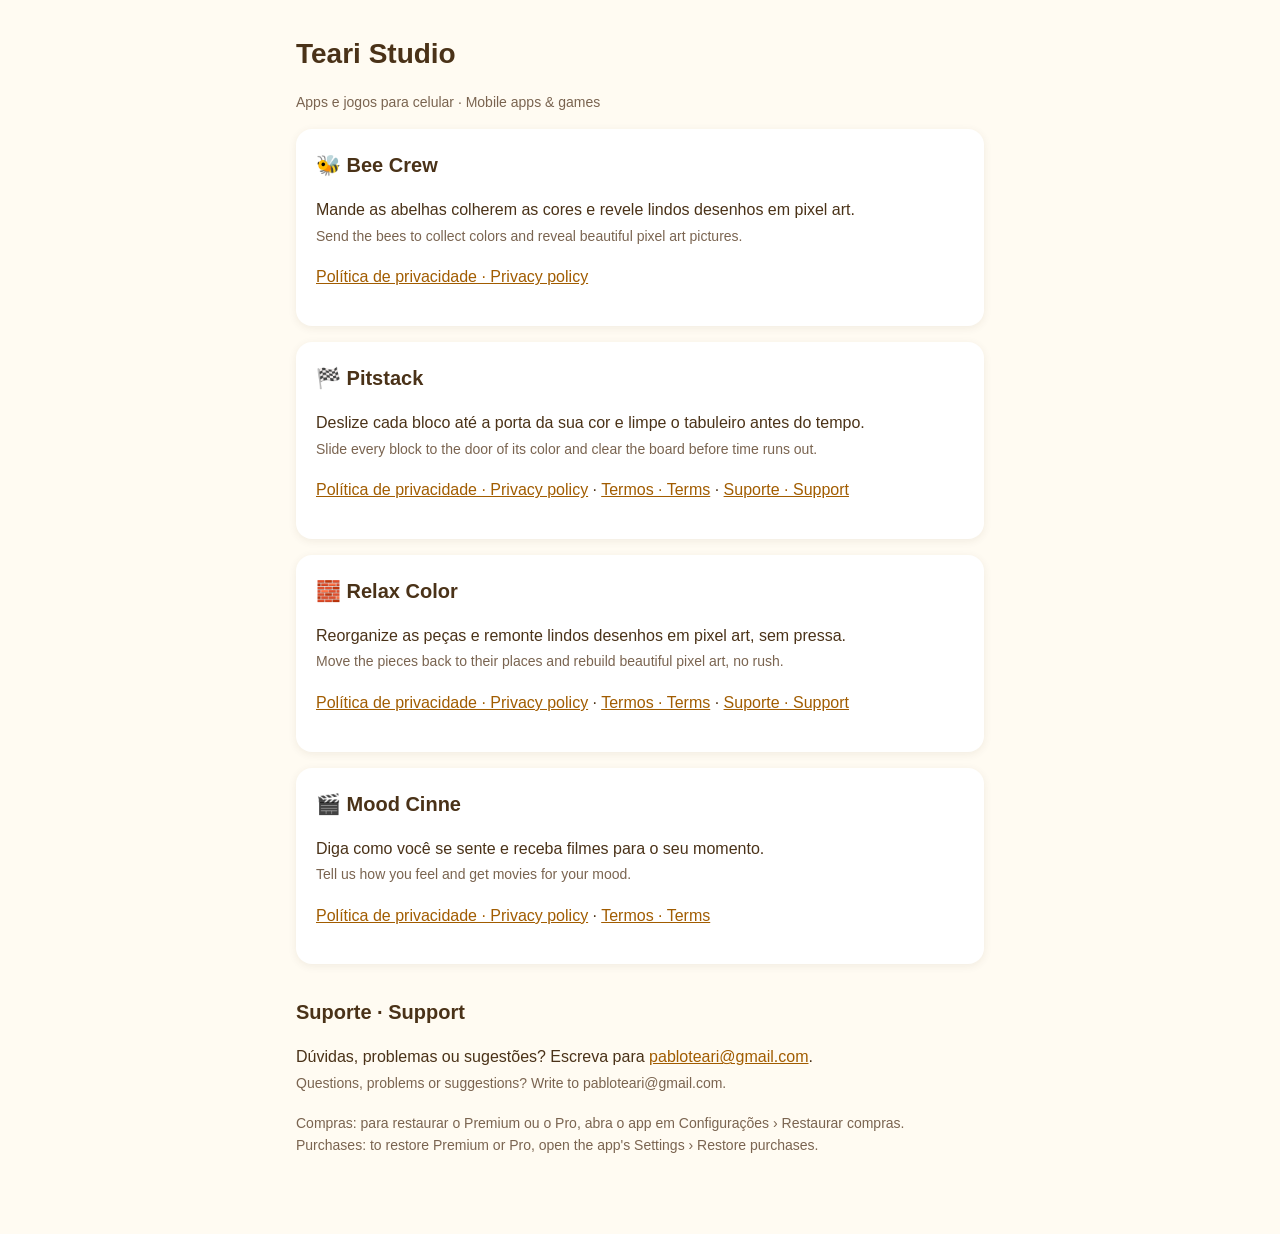
<file: index.html>
<!doctype html>
<html lang="pt-BR">
<head>
<meta charset="utf-8">
<meta name="viewport" content="width=device-width, initial-scale=1">
<title>Teari Studio</title>
<link rel="stylesheet" href="style.css">
</head>
<body>
<main>
<h1>Teari Studio</h1>
<p class="soft">Apps e jogos para celular · Mobile apps &amp; games</p>

<div class="card">
<h2 style="margin-top:0">🐝 Bee Crew</h2>
<p>Mande as abelhas colherem as cores e revele lindos desenhos em pixel art.<br>
<span class="soft">Send the bees to collect colors and reveal beautiful pixel art pictures.</span></p>
<p><a href="bee-bloom/privacidade.html">Política de privacidade · Privacy policy</a></p>
</div>

<div class="card">
<h2 style="margin-top:0">🏁 Pitstack</h2>
<p>Deslize cada bloco até a porta da sua cor e limpe o tabuleiro antes do tempo.<br>
<span class="soft">Slide every block to the door of its color and clear the board before time runs out.</span></p>
<p><a href="pitstack/privacidade.html">Política de privacidade · Privacy policy</a> · <a href="pitstack/termos.html">Termos · Terms</a> · <a href="pitstack/suporte.html">Suporte · Support</a></p>
</div>

<div class="card">
<h2 style="margin-top:0">🧱 Relax Color</h2>
<p>Reorganize as peças e remonte lindos desenhos em pixel art, sem pressa.<br>
<span class="soft">Move the pieces back to their places and rebuild beautiful pixel art, no rush.</span></p>
<p><a href="relax-color/privacidade.html">Política de privacidade · Privacy policy</a> · <a href="relax-color/termos.html">Termos · Terms</a> · <a href="relax-color/suporte.html">Suporte · Support</a></p>
</div>

<div class="card">
<h2 style="margin-top:0">🎬 Mood Cinne</h2>
<p>Diga como você se sente e receba filmes para o seu momento.<br>
<span class="soft">Tell us how you feel and get movies for your mood.</span></p>
<p><a href="mood-cinne/privacidade.html">Política de privacidade · Privacy policy</a> · <a href="mood-cinne/termos.html">Termos · Terms</a></p>
</div>

<h2>Suporte · Support</h2>
<p>Dúvidas, problemas ou sugestões? Escreva para <a href="mailto:pabloteari@gmail.com">pabloteari@gmail.com</a>.<br>
<span class="soft">Questions, problems or suggestions? Write to pabloteari@gmail.com.</span></p>
<p class="soft">Compras: para restaurar o Premium ou o Pro, abra o app em Configurações › Restaurar compras.<br>
Purchases: to restore Premium or Pro, open the app's Settings › Restore purchases.</p>
</main>
</body>
</html>
</file>
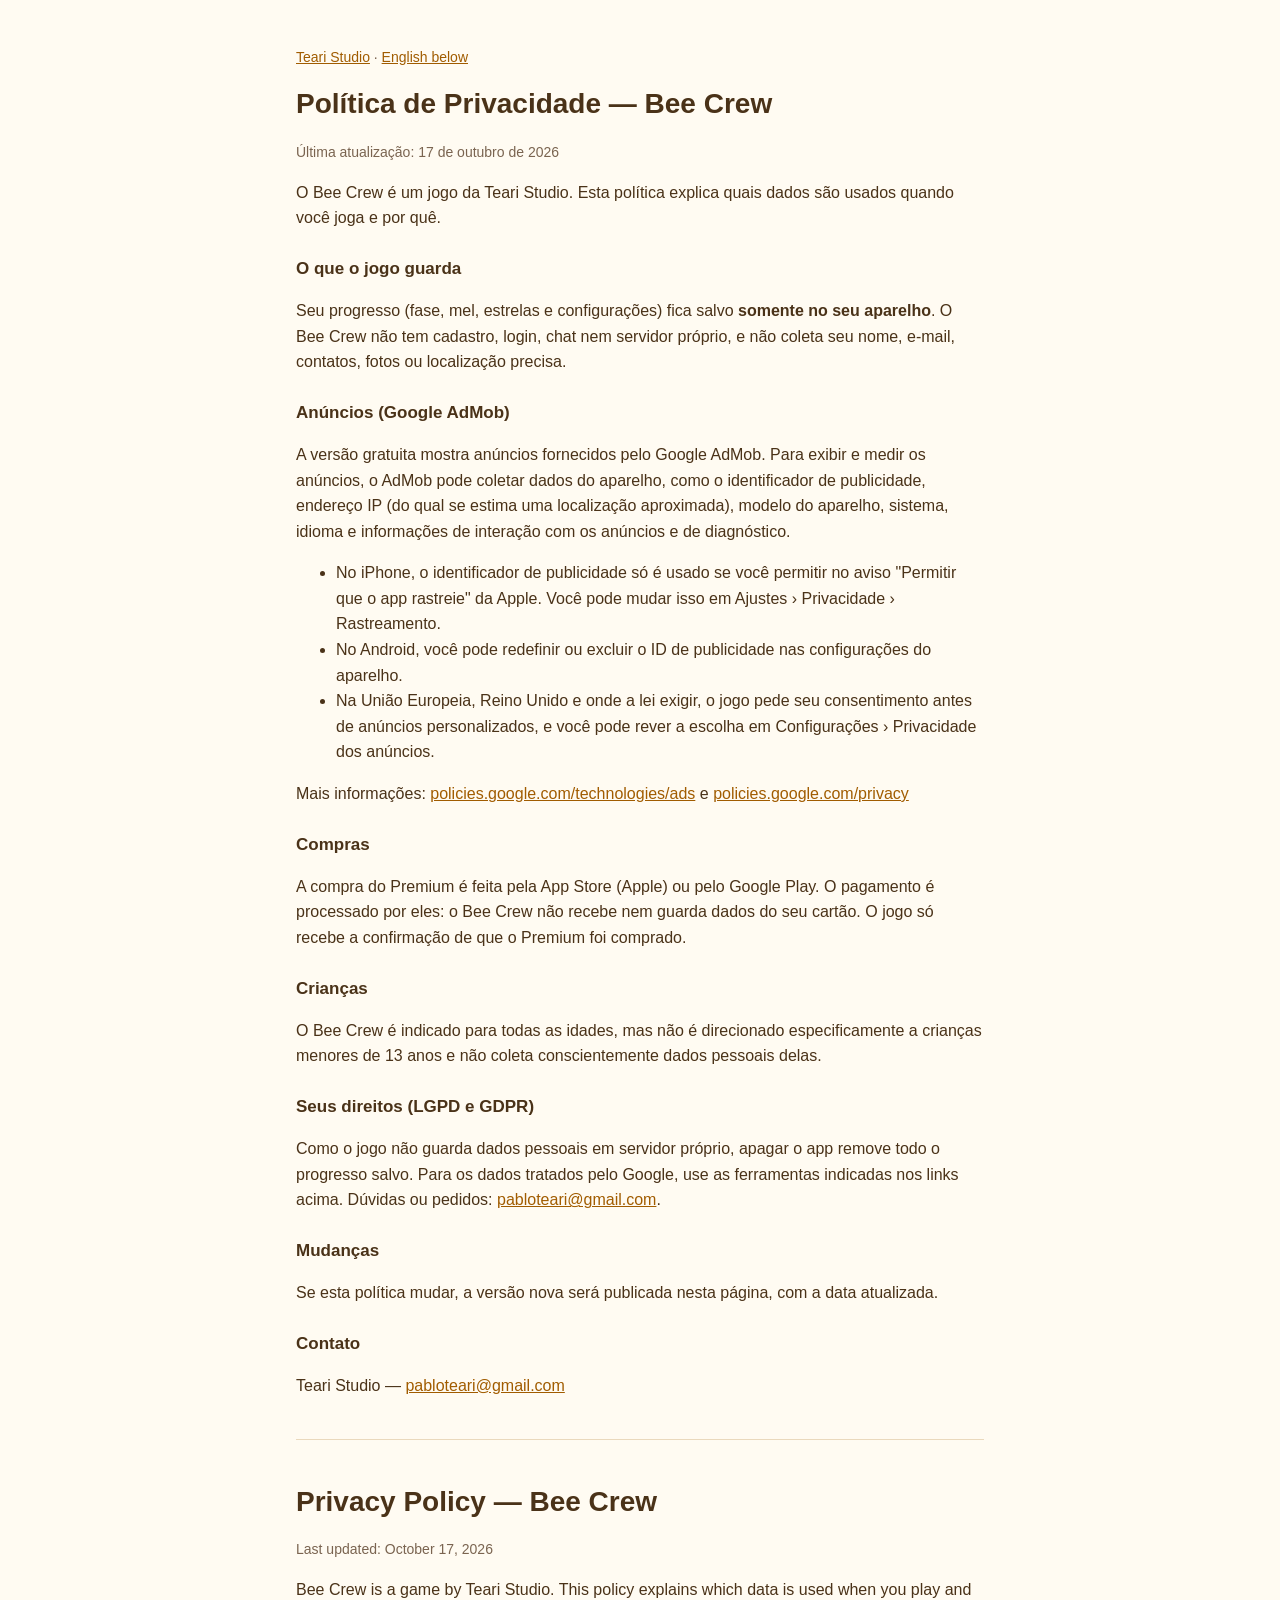
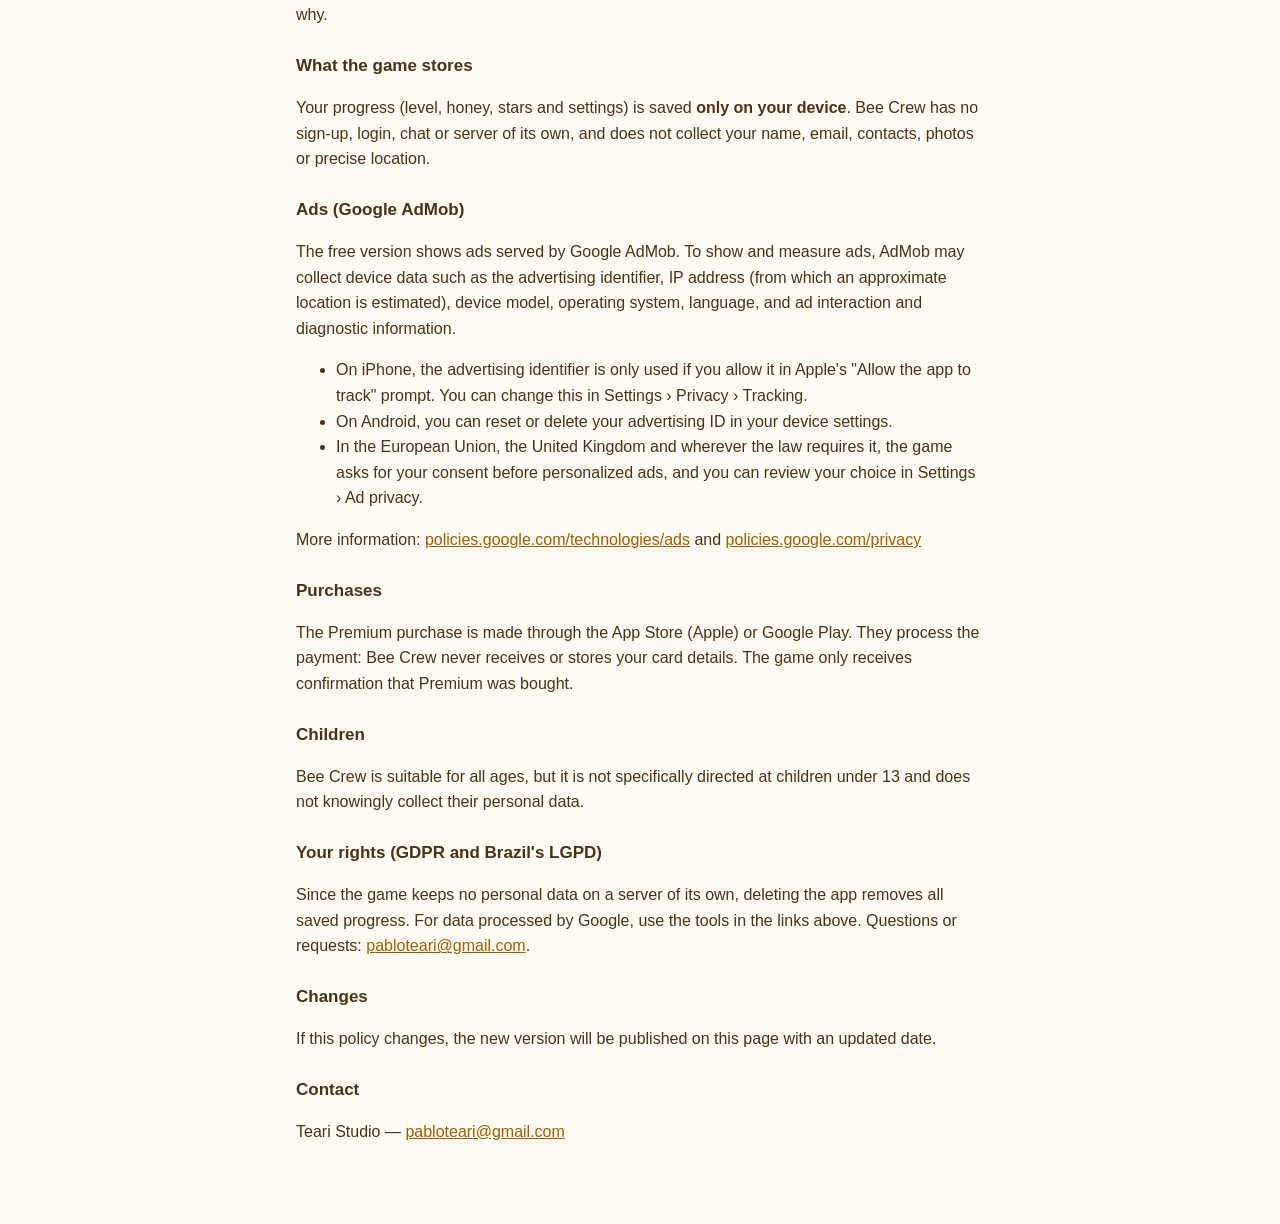
<file: bee-bloom/privacidade.html>
<!doctype html>
<html lang="pt-BR">
<head>
<meta charset="utf-8">
<meta name="viewport" content="width=device-width, initial-scale=1">
<title>Bee Crew — Privacidade</title>
<link rel="stylesheet" href="../style.css">
</head>
<body>
<main>
<p class="soft"><a href="../">Teari Studio</a> · <a href="#en">English below</a></p>

<h1>Política de Privacidade — Bee Crew</h1>
<p class="soft">Última atualização: 17 de outubro de 2026</p>

<p>O Bee Crew é um jogo da Teari Studio. Esta política explica quais dados são usados quando você joga e por quê.</p>

<h3>O que o jogo guarda</h3>
<p>Seu progresso (fase, mel, estrelas e configurações) fica salvo <strong>somente no seu aparelho</strong>. O Bee Crew não tem cadastro, login, chat nem servidor próprio, e não coleta seu nome, e-mail, contatos, fotos ou localização precisa.</p>

<h3>Anúncios (Google AdMob)</h3>
<p>A versão gratuita mostra anúncios fornecidos pelo Google AdMob. Para exibir e medir os anúncios, o AdMob pode coletar dados do aparelho, como o identificador de publicidade, endereço IP (do qual se estima uma localização aproximada), modelo do aparelho, sistema, idioma e informações de interação com os anúncios e de diagnóstico.</p>
<ul>
<li>No iPhone, o identificador de publicidade só é usado se você permitir no aviso "Permitir que o app rastreie" da Apple. Você pode mudar isso em Ajustes › Privacidade › Rastreamento.</li>
<li>No Android, você pode redefinir ou excluir o ID de publicidade nas configurações do aparelho.</li>
<li>Na União Europeia, Reino Unido e onde a lei exigir, o jogo pede seu consentimento antes de anúncios personalizados, e você pode rever a escolha em Configurações › Privacidade dos anúncios.</li>
</ul>
<p>Mais informações: <a href="https://policies.google.com/technologies/ads">policies.google.com/technologies/ads</a> e <a href="https://policies.google.com/privacy">policies.google.com/privacy</a></p>

<h3>Compras</h3>
<p>A compra do Premium é feita pela App Store (Apple) ou pelo Google Play. O pagamento é processado por eles: o Bee Crew não recebe nem guarda dados do seu cartão. O jogo só recebe a confirmação de que o Premium foi comprado.</p>

<h3>Crianças</h3>
<p>O Bee Crew é indicado para todas as idades, mas não é direcionado especificamente a crianças menores de 13 anos e não coleta conscientemente dados pessoais delas.</p>

<h3>Seus direitos (LGPD e GDPR)</h3>
<p>Como o jogo não guarda dados pessoais em servidor próprio, apagar o app remove todo o progresso salvo. Para os dados tratados pelo Google, use as ferramentas indicadas nos links acima. Dúvidas ou pedidos: <a href="mailto:pabloteari@gmail.com">pabloteari@gmail.com</a>.</p>

<h3>Mudanças</h3>
<p>Se esta política mudar, a versão nova será publicada nesta página, com a data atualizada.</p>

<h3>Contato</h3>
<p>Teari Studio — <a href="mailto:pabloteari@gmail.com">pabloteari@gmail.com</a></p>

<hr id="en">

<h1>Privacy Policy — Bee Crew</h1>
<p class="soft">Last updated: October 17, 2026</p>

<p>Bee Crew is a game by Teari Studio. This policy explains which data is used when you play and why.</p>

<h3>What the game stores</h3>
<p>Your progress (level, honey, stars and settings) is saved <strong>only on your device</strong>. Bee Crew has no sign-up, login, chat or server of its own, and does not collect your name, email, contacts, photos or precise location.</p>

<h3>Ads (Google AdMob)</h3>
<p>The free version shows ads served by Google AdMob. To show and measure ads, AdMob may collect device data such as the advertising identifier, IP address (from which an approximate location is estimated), device model, operating system, language, and ad interaction and diagnostic information.</p>
<ul>
<li>On iPhone, the advertising identifier is only used if you allow it in Apple's "Allow the app to track" prompt. You can change this in Settings › Privacy › Tracking.</li>
<li>On Android, you can reset or delete your advertising ID in your device settings.</li>
<li>In the European Union, the United Kingdom and wherever the law requires it, the game asks for your consent before personalized ads, and you can review your choice in Settings › Ad privacy.</li>
</ul>
<p>More information: <a href="https://policies.google.com/technologies/ads">policies.google.com/technologies/ads</a> and <a href="https://policies.google.com/privacy">policies.google.com/privacy</a></p>

<h3>Purchases</h3>
<p>The Premium purchase is made through the App Store (Apple) or Google Play. They process the payment: Bee Crew never receives or stores your card details. The game only receives confirmation that Premium was bought.</p>

<h3>Children</h3>
<p>Bee Crew is suitable for all ages, but it is not specifically directed at children under 13 and does not knowingly collect their personal data.</p>

<h3>Your rights (GDPR and Brazil's LGPD)</h3>
<p>Since the game keeps no personal data on a server of its own, deleting the app removes all saved progress. For data processed by Google, use the tools in the links above. Questions or requests: <a href="mailto:pabloteari@gmail.com">pabloteari@gmail.com</a>.</p>

<h3>Changes</h3>
<p>If this policy changes, the new version will be published on this page with an updated date.</p>

<h3>Contact</h3>
<p>Teari Studio — <a href="mailto:pabloteari@gmail.com">pabloteari@gmail.com</a></p>
</main>
</body>
</html>
</file>
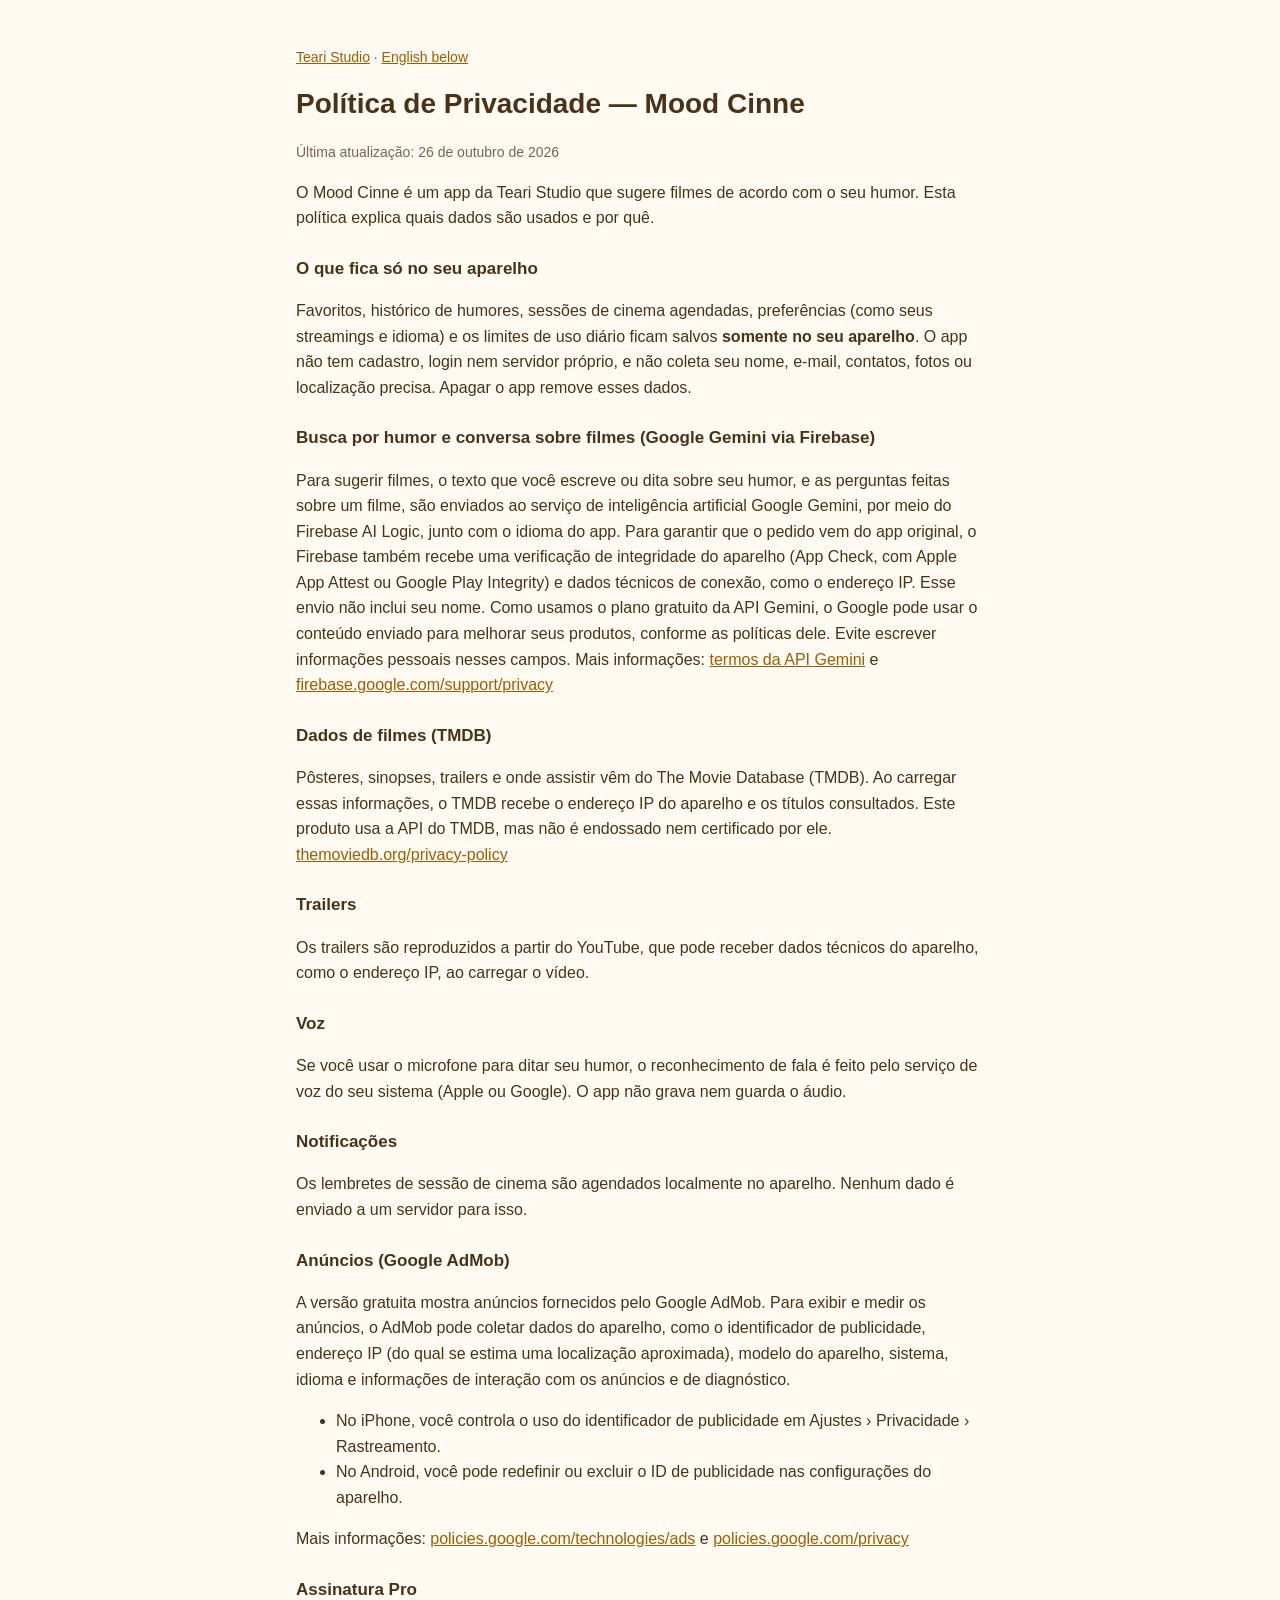
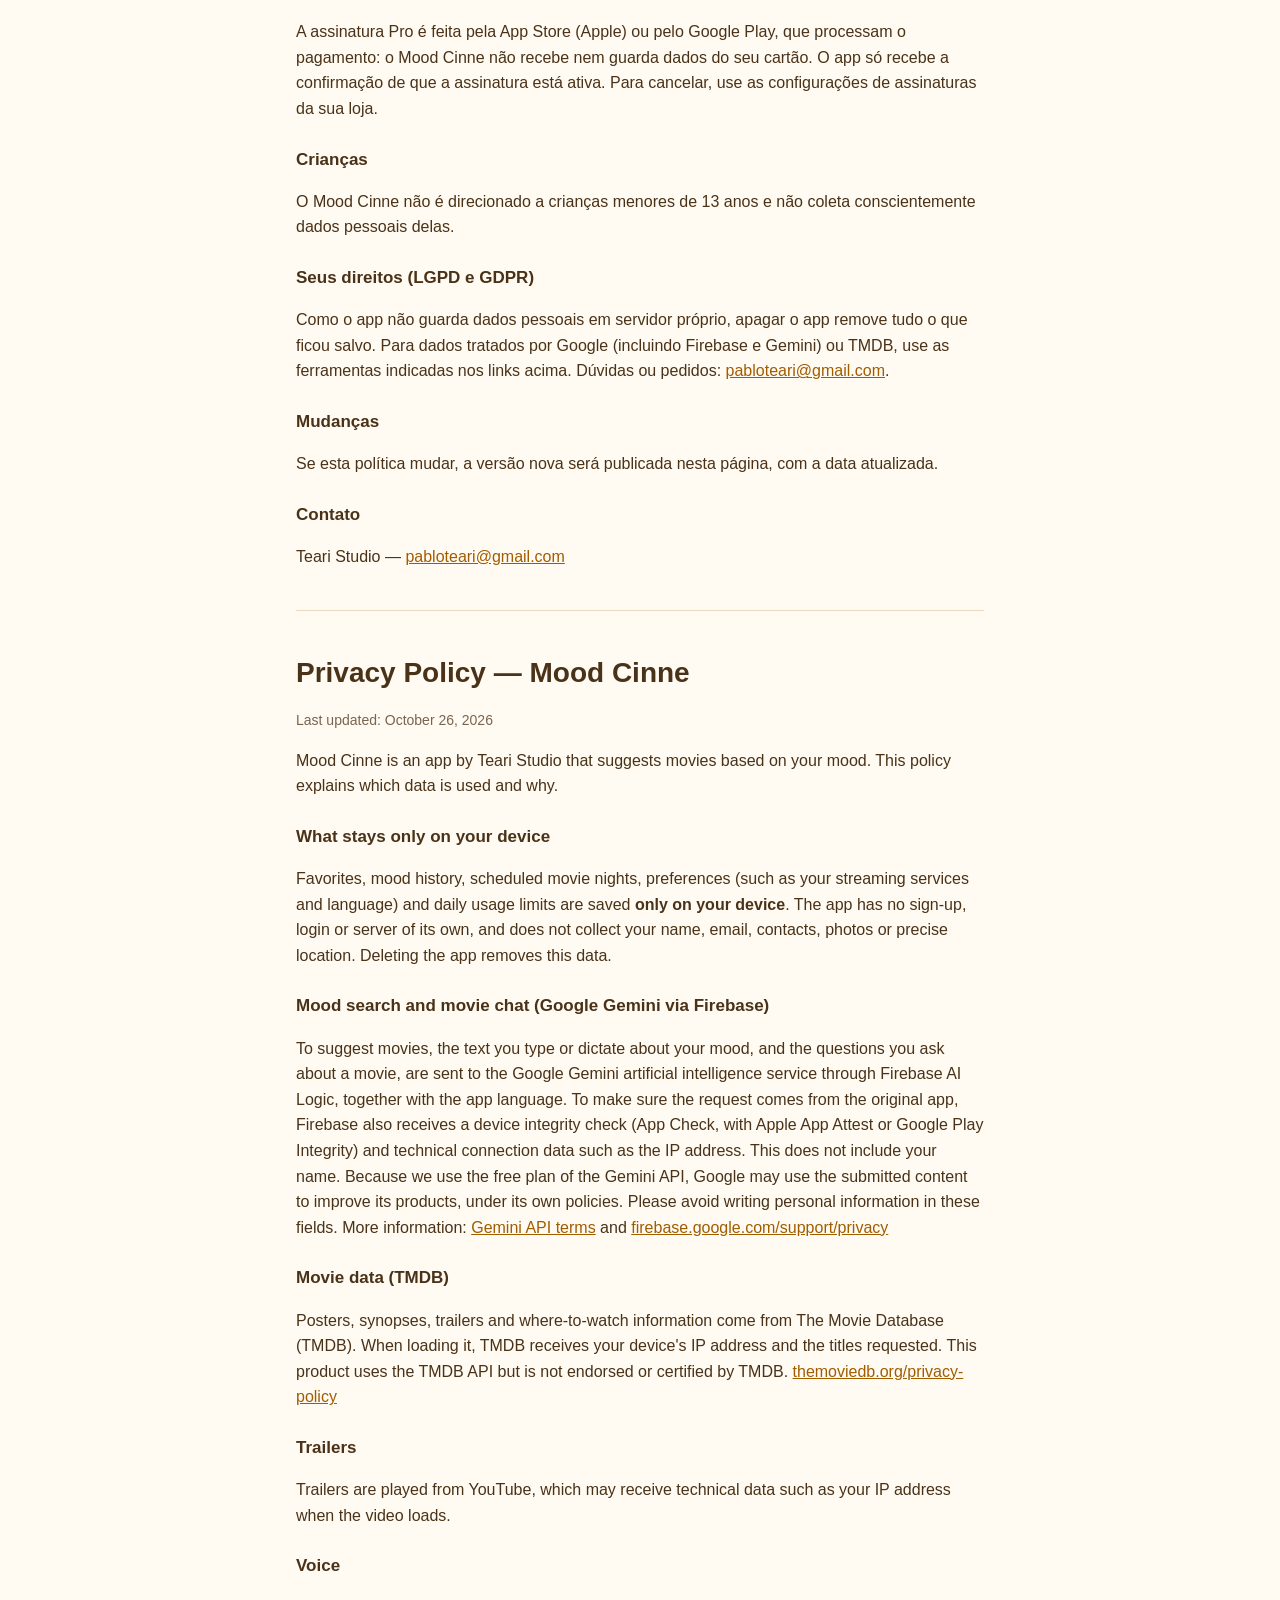
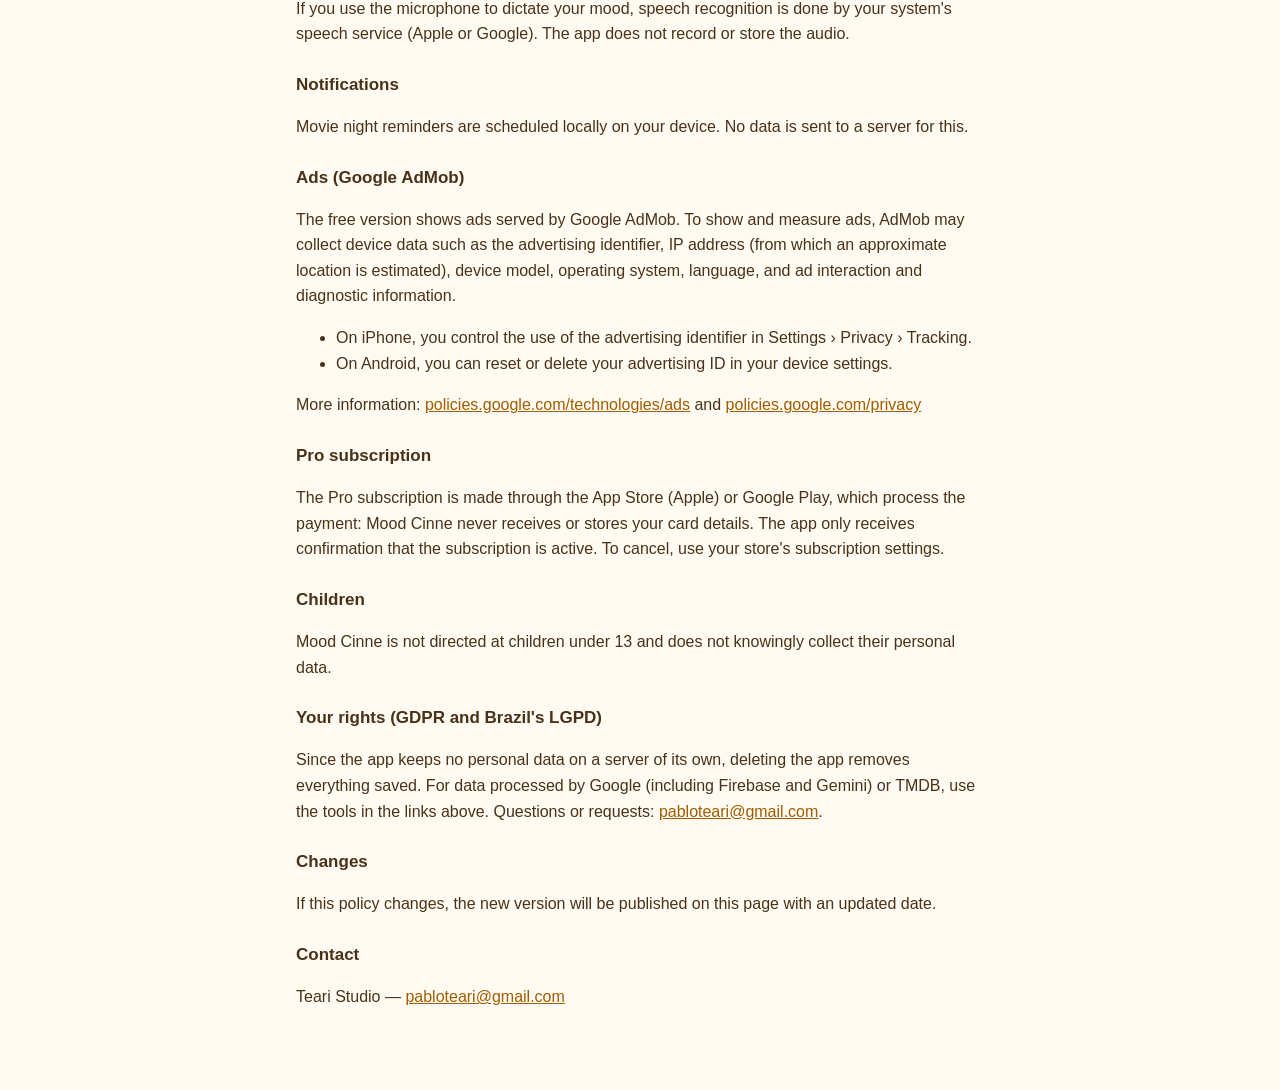
<file: mood-cinne/privacidade.html>
<!doctype html>
<html lang="pt-BR">
<head>
<meta charset="utf-8">
<meta name="viewport" content="width=device-width, initial-scale=1">
<title>Mood Cinne — Privacidade</title>
<link rel="stylesheet" href="../style.css">
</head>
<body>
<main>
<p class="soft"><a href="../">Teari Studio</a> · <a href="#en">English below</a></p>

<h1>Política de Privacidade — Mood Cinne</h1>
<p class="soft">Última atualização: 26 de outubro de 2026</p>

<p>O Mood Cinne é um app da Teari Studio que sugere filmes de acordo com o seu humor. Esta política explica quais dados são usados e por quê.</p>

<h3>O que fica só no seu aparelho</h3>
<p>Favoritos, histórico de humores, sessões de cinema agendadas, preferências (como seus streamings e idioma) e os limites de uso diário ficam salvos <strong>somente no seu aparelho</strong>. O app não tem cadastro, login nem servidor próprio, e não coleta seu nome, e-mail, contatos, fotos ou localização precisa. Apagar o app remove esses dados.</p>

<h3>Busca por humor e conversa sobre filmes (Google Gemini via Firebase)</h3>
<p>Para sugerir filmes, o texto que você escreve ou dita sobre seu humor, e as perguntas feitas sobre um filme, são enviados ao serviço de inteligência artificial Google Gemini, por meio do Firebase AI Logic, junto com o idioma do app. Para garantir que o pedido vem do app original, o Firebase também recebe uma verificação de integridade do aparelho (App Check, com Apple App Attest ou Google Play Integrity) e dados técnicos de conexão, como o endereço IP. Esse envio não inclui seu nome. Como usamos o plano gratuito da API Gemini, o Google pode usar o conteúdo enviado para melhorar seus produtos, conforme as políticas dele. Evite escrever informações pessoais nesses campos. Mais informações: <a href="https://ai.google.dev/gemini-api/terms">termos da API Gemini</a> e <a href="https://firebase.google.com/support/privacy">firebase.google.com/support/privacy</a></p>

<h3>Dados de filmes (TMDB)</h3>
<p>Pôsteres, sinopses, trailers e onde assistir vêm do The Movie Database (TMDB). Ao carregar essas informações, o TMDB recebe o endereço IP do aparelho e os títulos consultados. Este produto usa a API do TMDB, mas não é endossado nem certificado por ele. <a href="https://www.themoviedb.org/privacy-policy">themoviedb.org/privacy-policy</a></p>

<h3>Trailers</h3>
<p>Os trailers são reproduzidos a partir do YouTube, que pode receber dados técnicos do aparelho, como o endereço IP, ao carregar o vídeo.</p>

<h3>Voz</h3>
<p>Se você usar o microfone para ditar seu humor, o reconhecimento de fala é feito pelo serviço de voz do seu sistema (Apple ou Google). O app não grava nem guarda o áudio.</p>

<h3>Notificações</h3>
<p>Os lembretes de sessão de cinema são agendados localmente no aparelho. Nenhum dado é enviado a um servidor para isso.</p>

<h3>Anúncios (Google AdMob)</h3>
<p>A versão gratuita mostra anúncios fornecidos pelo Google AdMob. Para exibir e medir os anúncios, o AdMob pode coletar dados do aparelho, como o identificador de publicidade, endereço IP (do qual se estima uma localização aproximada), modelo do aparelho, sistema, idioma e informações de interação com os anúncios e de diagnóstico.</p>
<ul>
<li>No iPhone, você controla o uso do identificador de publicidade em Ajustes › Privacidade › Rastreamento.</li>
<li>No Android, você pode redefinir ou excluir o ID de publicidade nas configurações do aparelho.</li>
</ul>
<p>Mais informações: <a href="https://policies.google.com/technologies/ads">policies.google.com/technologies/ads</a> e <a href="https://policies.google.com/privacy">policies.google.com/privacy</a></p>

<h3>Assinatura Pro</h3>
<p>A assinatura Pro é feita pela App Store (Apple) ou pelo Google Play, que processam o pagamento: o Mood Cinne não recebe nem guarda dados do seu cartão. O app só recebe a confirmação de que a assinatura está ativa. Para cancelar, use as configurações de assinaturas da sua loja.</p>

<h3>Crianças</h3>
<p>O Mood Cinne não é direcionado a crianças menores de 13 anos e não coleta conscientemente dados pessoais delas.</p>

<h3>Seus direitos (LGPD e GDPR)</h3>
<p>Como o app não guarda dados pessoais em servidor próprio, apagar o app remove tudo o que ficou salvo. Para dados tratados por Google (incluindo Firebase e Gemini) ou TMDB, use as ferramentas indicadas nos links acima. Dúvidas ou pedidos: <a href="mailto:pabloteari@gmail.com">pabloteari@gmail.com</a>.</p>

<h3>Mudanças</h3>
<p>Se esta política mudar, a versão nova será publicada nesta página, com a data atualizada.</p>

<h3>Contato</h3>
<p>Teari Studio — <a href="mailto:pabloteari@gmail.com">pabloteari@gmail.com</a></p>

<hr id="en">

<h1>Privacy Policy — Mood Cinne</h1>
<p class="soft">Last updated: October 26, 2026</p>

<p>Mood Cinne is an app by Teari Studio that suggests movies based on your mood. This policy explains which data is used and why.</p>

<h3>What stays only on your device</h3>
<p>Favorites, mood history, scheduled movie nights, preferences (such as your streaming services and language) and daily usage limits are saved <strong>only on your device</strong>. The app has no sign-up, login or server of its own, and does not collect your name, email, contacts, photos or precise location. Deleting the app removes this data.</p>

<h3>Mood search and movie chat (Google Gemini via Firebase)</h3>
<p>To suggest movies, the text you type or dictate about your mood, and the questions you ask about a movie, are sent to the Google Gemini artificial intelligence service through Firebase AI Logic, together with the app language. To make sure the request comes from the original app, Firebase also receives a device integrity check (App Check, with Apple App Attest or Google Play Integrity) and technical connection data such as the IP address. This does not include your name. Because we use the free plan of the Gemini API, Google may use the submitted content to improve its products, under its own policies. Please avoid writing personal information in these fields. More information: <a href="https://ai.google.dev/gemini-api/terms">Gemini API terms</a> and <a href="https://firebase.google.com/support/privacy">firebase.google.com/support/privacy</a></p>

<h3>Movie data (TMDB)</h3>
<p>Posters, synopses, trailers and where-to-watch information come from The Movie Database (TMDB). When loading it, TMDB receives your device's IP address and the titles requested. This product uses the TMDB API but is not endorsed or certified by TMDB. <a href="https://www.themoviedb.org/privacy-policy">themoviedb.org/privacy-policy</a></p>

<h3>Trailers</h3>
<p>Trailers are played from YouTube, which may receive technical data such as your IP address when the video loads.</p>

<h3>Voice</h3>
<p>If you use the microphone to dictate your mood, speech recognition is done by your system's speech service (Apple or Google). The app does not record or store the audio.</p>

<h3>Notifications</h3>
<p>Movie night reminders are scheduled locally on your device. No data is sent to a server for this.</p>

<h3>Ads (Google AdMob)</h3>
<p>The free version shows ads served by Google AdMob. To show and measure ads, AdMob may collect device data such as the advertising identifier, IP address (from which an approximate location is estimated), device model, operating system, language, and ad interaction and diagnostic information.</p>
<ul>
<li>On iPhone, you control the use of the advertising identifier in Settings › Privacy › Tracking.</li>
<li>On Android, you can reset or delete your advertising ID in your device settings.</li>
</ul>
<p>More information: <a href="https://policies.google.com/technologies/ads">policies.google.com/technologies/ads</a> and <a href="https://policies.google.com/privacy">policies.google.com/privacy</a></p>

<h3>Pro subscription</h3>
<p>The Pro subscription is made through the App Store (Apple) or Google Play, which process the payment: Mood Cinne never receives or stores your card details. The app only receives confirmation that the subscription is active. To cancel, use your store's subscription settings.</p>

<h3>Children</h3>
<p>Mood Cinne is not directed at children under 13 and does not knowingly collect their personal data.</p>

<h3>Your rights (GDPR and Brazil's LGPD)</h3>
<p>Since the app keeps no personal data on a server of its own, deleting the app removes everything saved. For data processed by Google (including Firebase and Gemini) or TMDB, use the tools in the links above. Questions or requests: <a href="mailto:pabloteari@gmail.com">pabloteari@gmail.com</a>.</p>

<h3>Changes</h3>
<p>If this policy changes, the new version will be published on this page with an updated date.</p>

<h3>Contact</h3>
<p>Teari Studio — <a href="mailto:pabloteari@gmail.com">pabloteari@gmail.com</a></p>
</main>
</body>
</html>
</file>
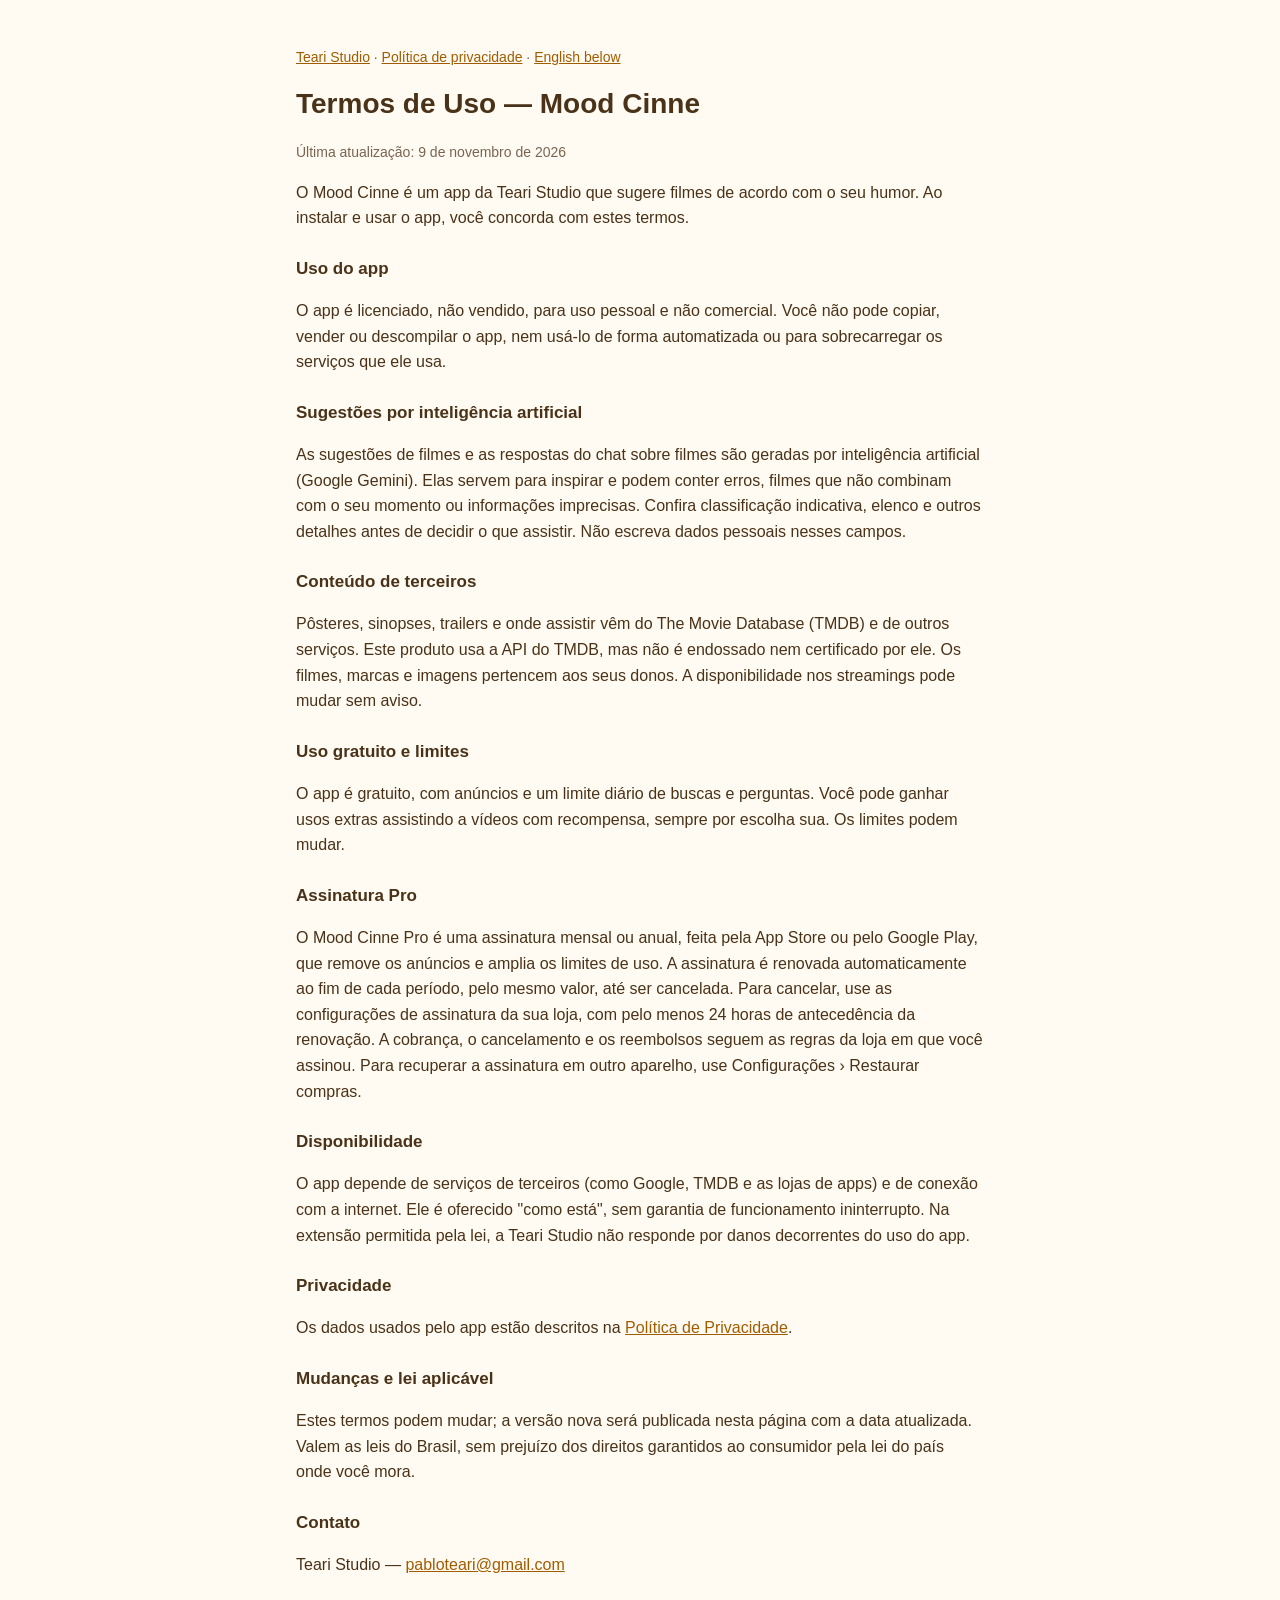
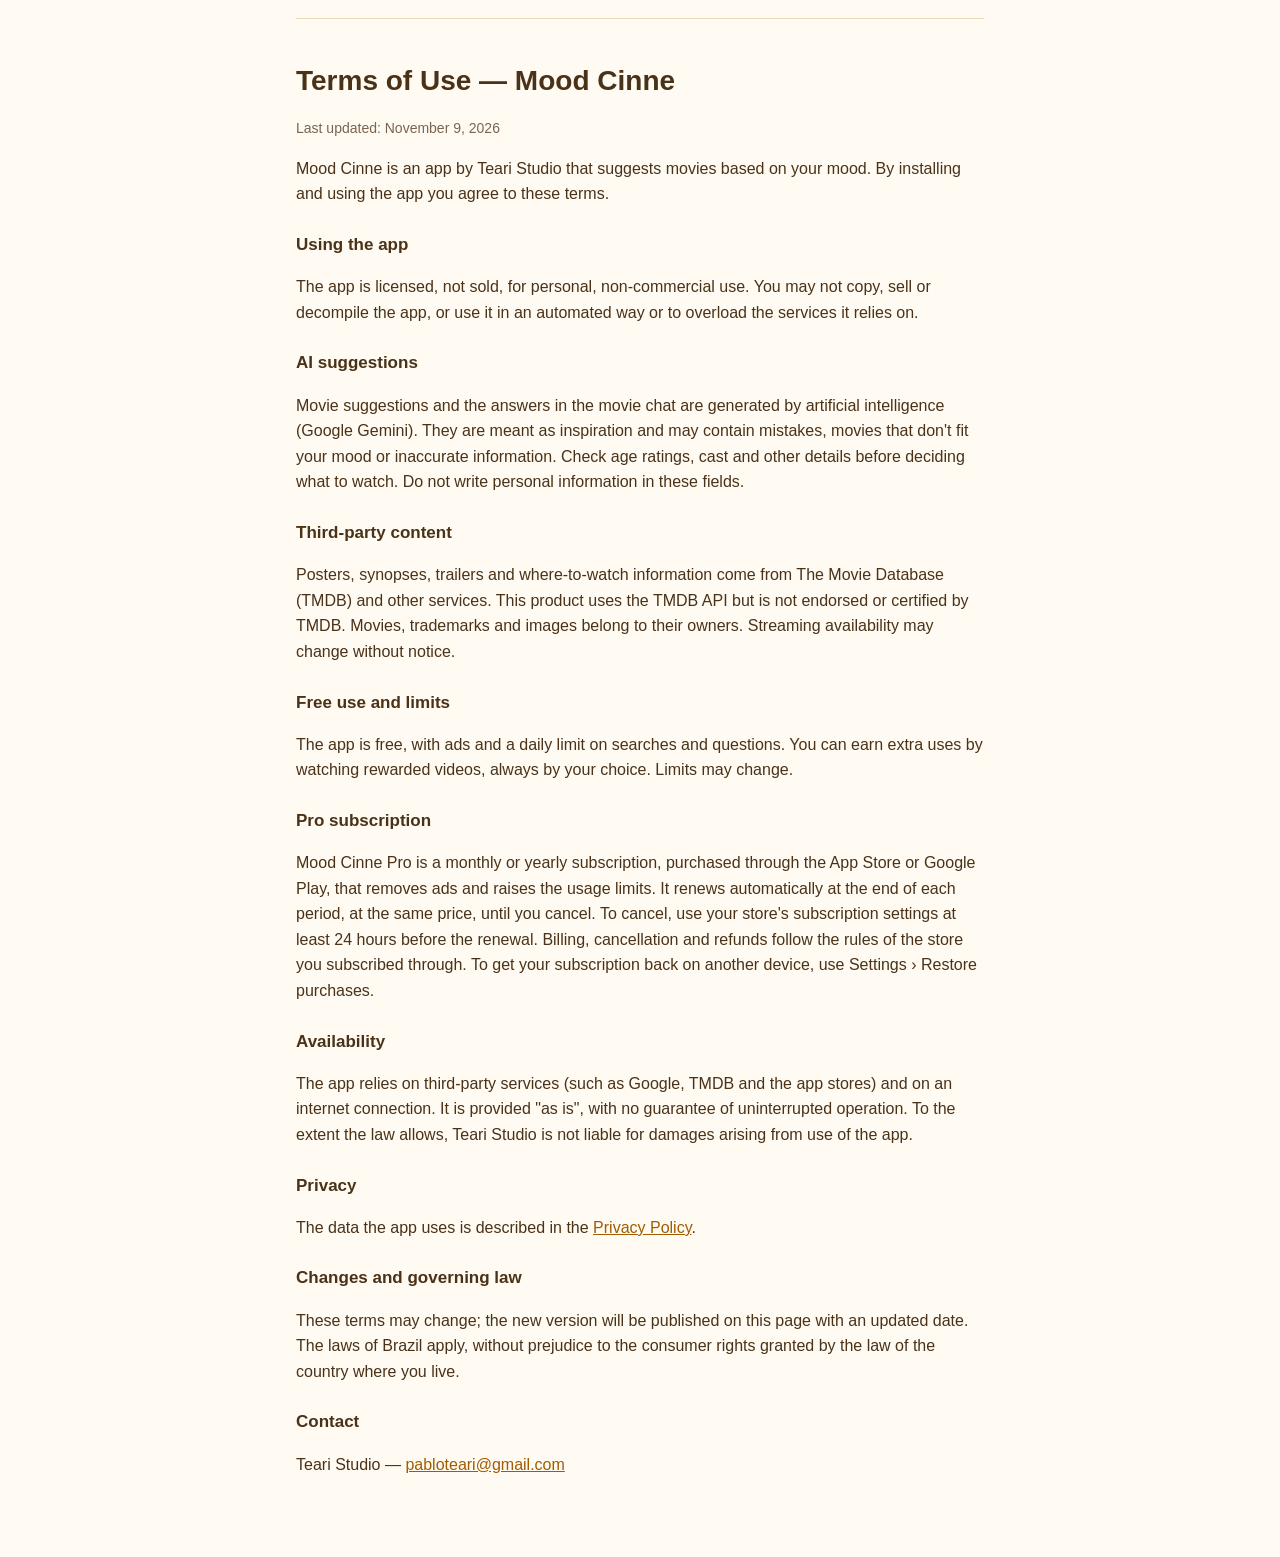
<file: mood-cinne/termos.html>
<!doctype html>
<html lang="pt-BR">
<head>
<meta charset="utf-8">
<meta name="viewport" content="width=device-width, initial-scale=1">
<title>Mood Cinne — Termos de uso</title>
<link rel="stylesheet" href="../style.css">
</head>
<body>
<main>
<p class="soft"><a href="../">Teari Studio</a> · <a href="privacidade.html">Política de privacidade</a> · <a href="#en">English below</a></p>

<h1>Termos de Uso — Mood Cinne</h1>
<p class="soft">Última atualização: 9 de novembro de 2026</p>

<p>O Mood Cinne é um app da Teari Studio que sugere filmes de acordo com o seu humor. Ao instalar e usar o app, você concorda com estes termos.</p>

<h3>Uso do app</h3>
<p>O app é licenciado, não vendido, para uso pessoal e não comercial. Você não pode copiar, vender ou descompilar o app, nem usá-lo de forma automatizada ou para sobrecarregar os serviços que ele usa.</p>

<h3>Sugestões por inteligência artificial</h3>
<p>As sugestões de filmes e as respostas do chat sobre filmes são geradas por inteligência artificial (Google Gemini). Elas servem para inspirar e podem conter erros, filmes que não combinam com o seu momento ou informações imprecisas. Confira classificação indicativa, elenco e outros detalhes antes de decidir o que assistir. Não escreva dados pessoais nesses campos.</p>

<h3>Conteúdo de terceiros</h3>
<p>Pôsteres, sinopses, trailers e onde assistir vêm do The Movie Database (TMDB) e de outros serviços. Este produto usa a API do TMDB, mas não é endossado nem certificado por ele. Os filmes, marcas e imagens pertencem aos seus donos. A disponibilidade nos streamings pode mudar sem aviso.</p>

<h3>Uso gratuito e limites</h3>
<p>O app é gratuito, com anúncios e um limite diário de buscas e perguntas. Você pode ganhar usos extras assistindo a vídeos com recompensa, sempre por escolha sua. Os limites podem mudar.</p>

<h3>Assinatura Pro</h3>
<p>O Mood Cinne Pro é uma assinatura mensal ou anual, feita pela App Store ou pelo Google Play, que remove os anúncios e amplia os limites de uso. A assinatura é renovada automaticamente ao fim de cada período, pelo mesmo valor, até ser cancelada. Para cancelar, use as configurações de assinatura da sua loja, com pelo menos 24 horas de antecedência da renovação. A cobrança, o cancelamento e os reembolsos seguem as regras da loja em que você assinou. Para recuperar a assinatura em outro aparelho, use Configurações › Restaurar compras.</p>

<h3>Disponibilidade</h3>
<p>O app depende de serviços de terceiros (como Google, TMDB e as lojas de apps) e de conexão com a internet. Ele é oferecido "como está", sem garantia de funcionamento ininterrupto. Na extensão permitida pela lei, a Teari Studio não responde por danos decorrentes do uso do app.</p>

<h3>Privacidade</h3>
<p>Os dados usados pelo app estão descritos na <a href="privacidade.html">Política de Privacidade</a>.</p>

<h3>Mudanças e lei aplicável</h3>
<p>Estes termos podem mudar; a versão nova será publicada nesta página com a data atualizada. Valem as leis do Brasil, sem prejuízo dos direitos garantidos ao consumidor pela lei do país onde você mora.</p>

<h3>Contato</h3>
<p>Teari Studio — <a href="mailto:pabloteari@gmail.com">pabloteari@gmail.com</a></p>

<hr id="en">

<h1>Terms of Use — Mood Cinne</h1>
<p class="soft">Last updated: November 9, 2026</p>

<p>Mood Cinne is an app by Teari Studio that suggests movies based on your mood. By installing and using the app you agree to these terms.</p>

<h3>Using the app</h3>
<p>The app is licensed, not sold, for personal, non-commercial use. You may not copy, sell or decompile the app, or use it in an automated way or to overload the services it relies on.</p>

<h3>AI suggestions</h3>
<p>Movie suggestions and the answers in the movie chat are generated by artificial intelligence (Google Gemini). They are meant as inspiration and may contain mistakes, movies that don't fit your mood or inaccurate information. Check age ratings, cast and other details before deciding what to watch. Do not write personal information in these fields.</p>

<h3>Third-party content</h3>
<p>Posters, synopses, trailers and where-to-watch information come from The Movie Database (TMDB) and other services. This product uses the TMDB API but is not endorsed or certified by TMDB. Movies, trademarks and images belong to their owners. Streaming availability may change without notice.</p>

<h3>Free use and limits</h3>
<p>The app is free, with ads and a daily limit on searches and questions. You can earn extra uses by watching rewarded videos, always by your choice. Limits may change.</p>

<h3>Pro subscription</h3>
<p>Mood Cinne Pro is a monthly or yearly subscription, purchased through the App Store or Google Play, that removes ads and raises the usage limits. It renews automatically at the end of each period, at the same price, until you cancel. To cancel, use your store's subscription settings at least 24 hours before the renewal. Billing, cancellation and refunds follow the rules of the store you subscribed through. To get your subscription back on another device, use Settings › Restore purchases.</p>

<h3>Availability</h3>
<p>The app relies on third-party services (such as Google, TMDB and the app stores) and on an internet connection. It is provided "as is", with no guarantee of uninterrupted operation. To the extent the law allows, Teari Studio is not liable for damages arising from use of the app.</p>

<h3>Privacy</h3>
<p>The data the app uses is described in the <a href="privacidade.html">Privacy Policy</a>.</p>

<h3>Changes and governing law</h3>
<p>These terms may change; the new version will be published on this page with an updated date. The laws of Brazil apply, without prejudice to the consumer rights granted by the law of the country where you live.</p>

<h3>Contact</h3>
<p>Teari Studio — <a href="mailto:pabloteari@gmail.com">pabloteari@gmail.com</a></p>
</main>
</body>
</html>
</file>
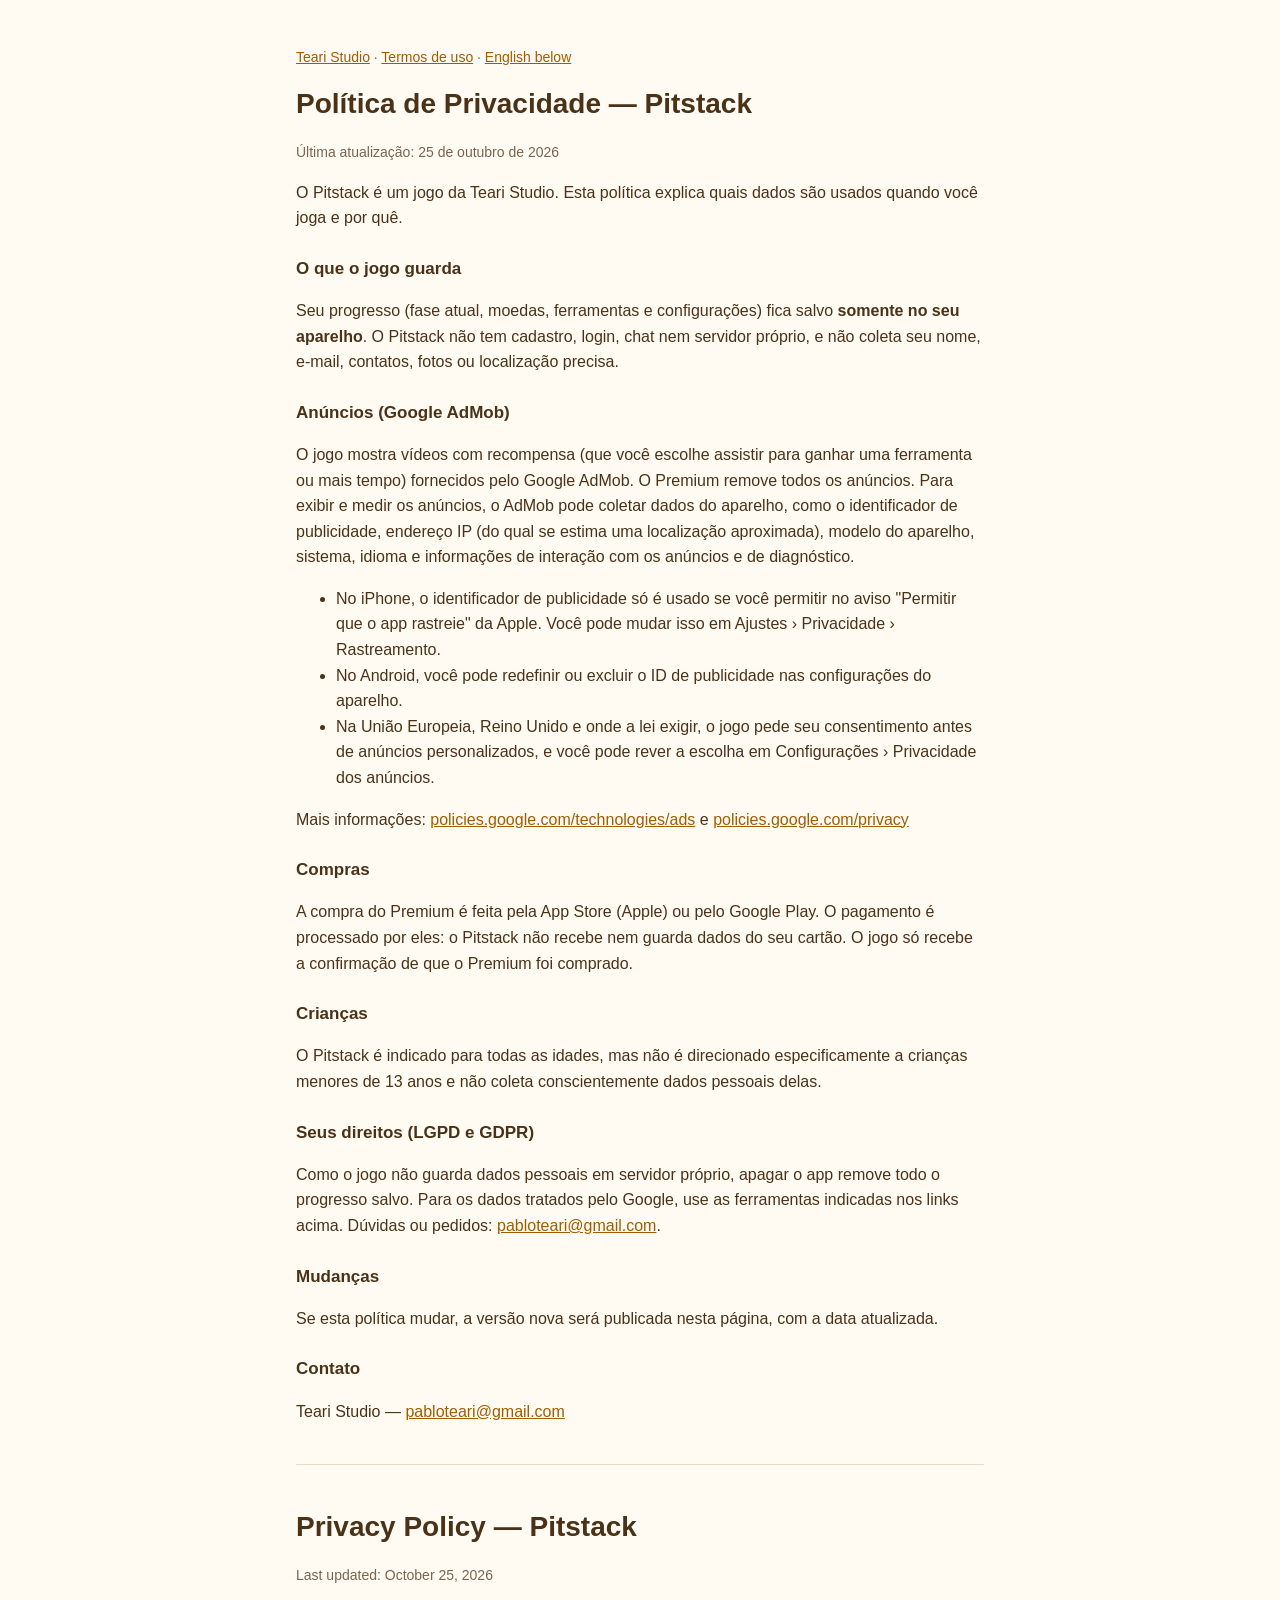
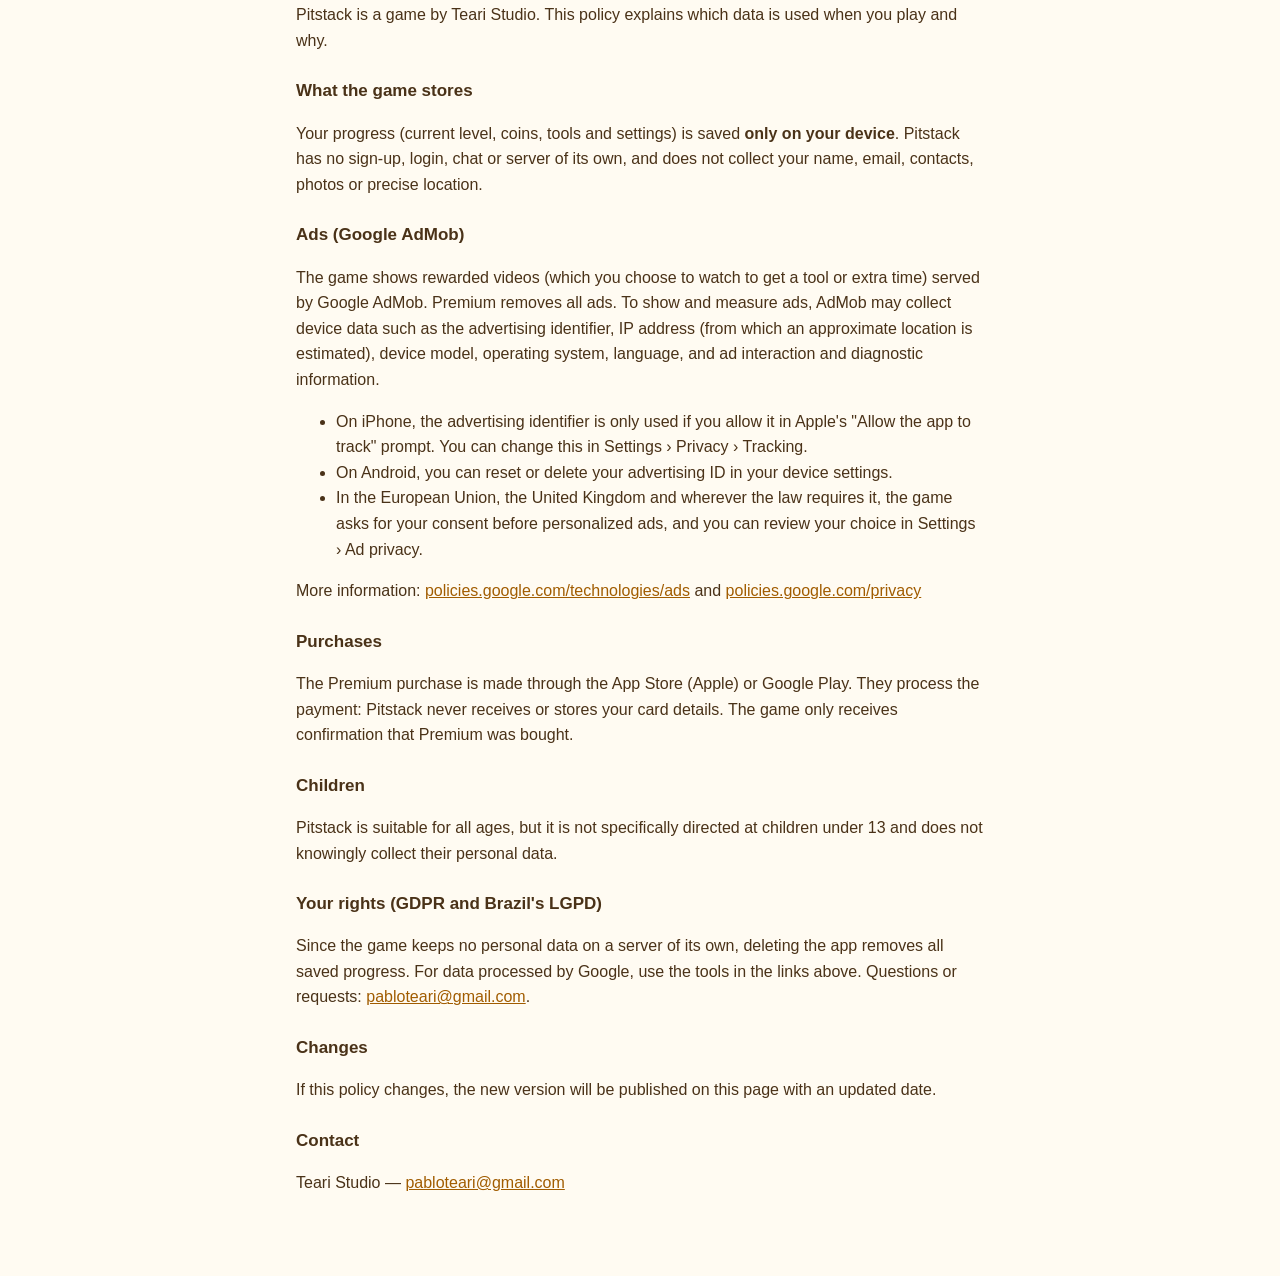
<file: pitstack/privacidade.html>
<!doctype html>
<html lang="pt-BR">
<head>
<meta charset="utf-8">
<meta name="viewport" content="width=device-width, initial-scale=1">
<title>Pitstack — Privacidade</title>
<link rel="stylesheet" href="../style.css">
</head>
<body>
<main>
<p class="soft"><a href="../">Teari Studio</a> · <a href="termos.html">Termos de uso</a> · <a href="#en">English below</a></p>

<h1>Política de Privacidade — Pitstack</h1>
<p class="soft">Última atualização: 25 de outubro de 2026</p>

<p>O Pitstack é um jogo da Teari Studio. Esta política explica quais dados são usados quando você joga e por quê.</p>

<h3>O que o jogo guarda</h3>
<p>Seu progresso (fase atual, moedas, ferramentas e configurações) fica salvo <strong>somente no seu aparelho</strong>. O Pitstack não tem cadastro, login, chat nem servidor próprio, e não coleta seu nome, e-mail, contatos, fotos ou localização precisa.</p>

<h3>Anúncios (Google AdMob)</h3>
<p>O jogo mostra vídeos com recompensa (que você escolhe assistir para ganhar uma ferramenta ou mais tempo) fornecidos pelo Google AdMob. O Premium remove todos os anúncios. Para exibir e medir os anúncios, o AdMob pode coletar dados do aparelho, como o identificador de publicidade, endereço IP (do qual se estima uma localização aproximada), modelo do aparelho, sistema, idioma e informações de interação com os anúncios e de diagnóstico.</p>
<ul>
<li>No iPhone, o identificador de publicidade só é usado se você permitir no aviso "Permitir que o app rastreie" da Apple. Você pode mudar isso em Ajustes › Privacidade › Rastreamento.</li>
<li>No Android, você pode redefinir ou excluir o ID de publicidade nas configurações do aparelho.</li>
<li>Na União Europeia, Reino Unido e onde a lei exigir, o jogo pede seu consentimento antes de anúncios personalizados, e você pode rever a escolha em Configurações › Privacidade dos anúncios.</li>
</ul>
<p>Mais informações: <a href="https://policies.google.com/technologies/ads">policies.google.com/technologies/ads</a> e <a href="https://policies.google.com/privacy">policies.google.com/privacy</a></p>

<h3>Compras</h3>
<p>A compra do Premium é feita pela App Store (Apple) ou pelo Google Play. O pagamento é processado por eles: o Pitstack não recebe nem guarda dados do seu cartão. O jogo só recebe a confirmação de que o Premium foi comprado.</p>

<h3>Crianças</h3>
<p>O Pitstack é indicado para todas as idades, mas não é direcionado especificamente a crianças menores de 13 anos e não coleta conscientemente dados pessoais delas.</p>

<h3>Seus direitos (LGPD e GDPR)</h3>
<p>Como o jogo não guarda dados pessoais em servidor próprio, apagar o app remove todo o progresso salvo. Para os dados tratados pelo Google, use as ferramentas indicadas nos links acima. Dúvidas ou pedidos: <a href="mailto:pabloteari@gmail.com">pabloteari@gmail.com</a>.</p>

<h3>Mudanças</h3>
<p>Se esta política mudar, a versão nova será publicada nesta página, com a data atualizada.</p>

<h3>Contato</h3>
<p>Teari Studio — <a href="mailto:pabloteari@gmail.com">pabloteari@gmail.com</a></p>

<hr id="en">

<h1>Privacy Policy — Pitstack</h1>
<p class="soft">Last updated: October 25, 2026</p>

<p>Pitstack is a game by Teari Studio. This policy explains which data is used when you play and why.</p>

<h3>What the game stores</h3>
<p>Your progress (current level, coins, tools and settings) is saved <strong>only on your device</strong>. Pitstack has no sign-up, login, chat or server of its own, and does not collect your name, email, contacts, photos or precise location.</p>

<h3>Ads (Google AdMob)</h3>
<p>The game shows rewarded videos (which you choose to watch to get a tool or extra time) served by Google AdMob. Premium removes all ads. To show and measure ads, AdMob may collect device data such as the advertising identifier, IP address (from which an approximate location is estimated), device model, operating system, language, and ad interaction and diagnostic information.</p>
<ul>
<li>On iPhone, the advertising identifier is only used if you allow it in Apple's "Allow the app to track" prompt. You can change this in Settings › Privacy › Tracking.</li>
<li>On Android, you can reset or delete your advertising ID in your device settings.</li>
<li>In the European Union, the United Kingdom and wherever the law requires it, the game asks for your consent before personalized ads, and you can review your choice in Settings › Ad privacy.</li>
</ul>
<p>More information: <a href="https://policies.google.com/technologies/ads">policies.google.com/technologies/ads</a> and <a href="https://policies.google.com/privacy">policies.google.com/privacy</a></p>

<h3>Purchases</h3>
<p>The Premium purchase is made through the App Store (Apple) or Google Play. They process the payment: Pitstack never receives or stores your card details. The game only receives confirmation that Premium was bought.</p>

<h3>Children</h3>
<p>Pitstack is suitable for all ages, but it is not specifically directed at children under 13 and does not knowingly collect their personal data.</p>

<h3>Your rights (GDPR and Brazil's LGPD)</h3>
<p>Since the game keeps no personal data on a server of its own, deleting the app removes all saved progress. For data processed by Google, use the tools in the links above. Questions or requests: <a href="mailto:pabloteari@gmail.com">pabloteari@gmail.com</a>.</p>

<h3>Changes</h3>
<p>If this policy changes, the new version will be published on this page with an updated date.</p>

<h3>Contact</h3>
<p>Teari Studio — <a href="mailto:pabloteari@gmail.com">pabloteari@gmail.com</a></p>
</main>
</body>
</html>
</file>
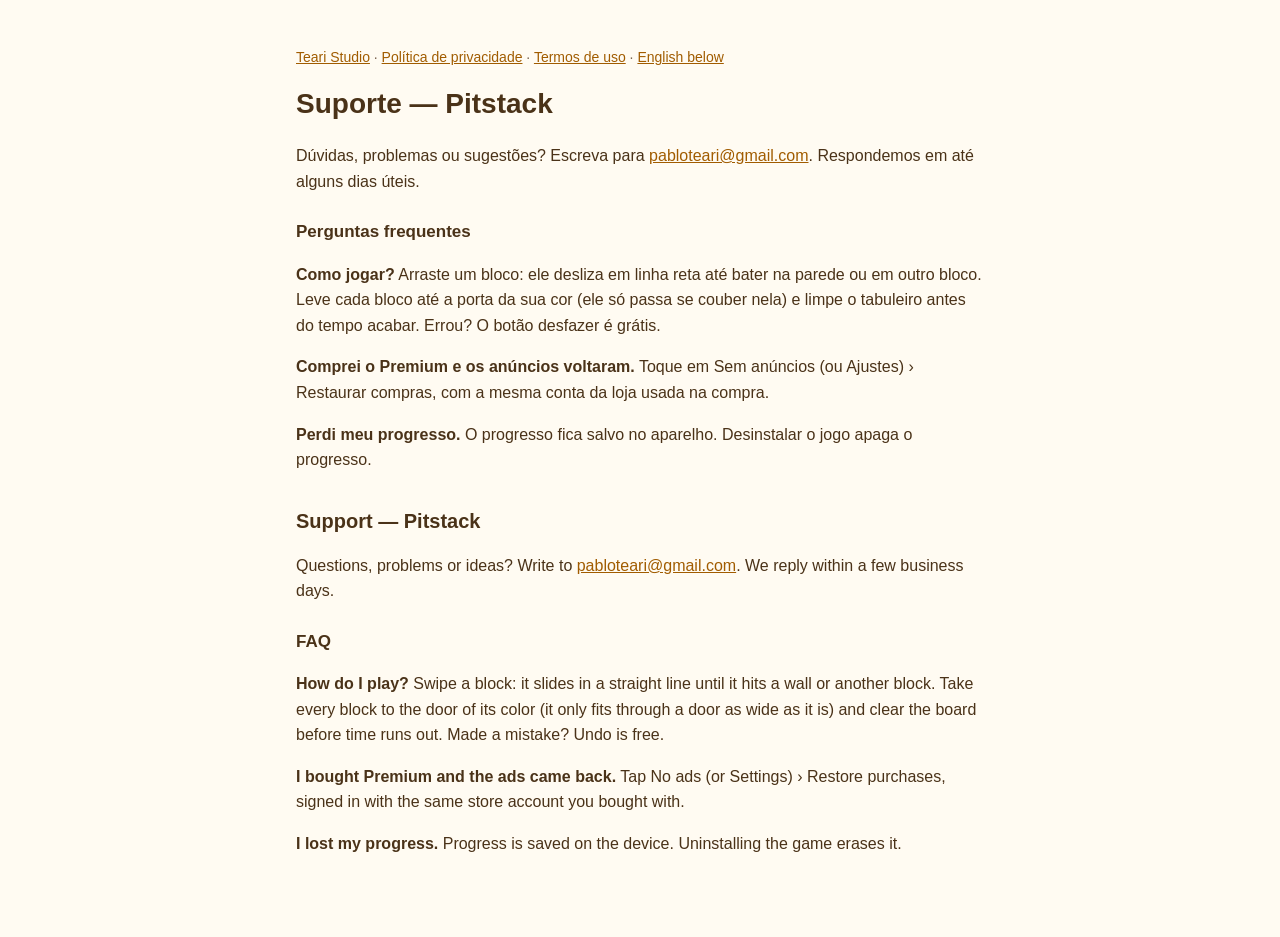
<file: pitstack/suporte.html>
<!doctype html>
<html lang="pt-BR">
<head>
<meta charset="utf-8">
<meta name="viewport" content="width=device-width, initial-scale=1">
<title>Pitstack — Suporte</title>
<link rel="stylesheet" href="../style.css">
</head>
<body>
<main>
<p class="soft"><a href="../">Teari Studio</a> · <a href="privacidade.html">Política de privacidade</a> · <a href="termos.html">Termos de uso</a> · <a href="#en">English below</a></p>

<h1>Suporte — Pitstack</h1>

<p>Dúvidas, problemas ou sugestões? Escreva para <a href="mailto:pabloteari@gmail.com">pabloteari@gmail.com</a>. Respondemos em até alguns dias úteis.</p>

<h3>Perguntas frequentes</h3>
<p><strong>Como jogar?</strong> Arraste um bloco: ele desliza em linha reta até bater na parede ou em outro bloco. Leve cada bloco até a porta da sua cor (ele só passa se couber nela) e limpe o tabuleiro antes do tempo acabar. Errou? O botão desfazer é grátis.</p>
<p><strong>Comprei o Premium e os anúncios voltaram.</strong> Toque em Sem anúncios (ou Ajustes) › Restaurar compras, com a mesma conta da loja usada na compra.</p>
<p><strong>Perdi meu progresso.</strong> O progresso fica salvo no aparelho. Desinstalar o jogo apaga o progresso.</p>

<h2 id="en">Support — Pitstack</h2>

<p>Questions, problems or ideas? Write to <a href="mailto:pabloteari@gmail.com">pabloteari@gmail.com</a>. We reply within a few business days.</p>

<h3>FAQ</h3>
<p><strong>How do I play?</strong> Swipe a block: it slides in a straight line until it hits a wall or another block. Take every block to the door of its color (it only fits through a door as wide as it is) and clear the board before time runs out. Made a mistake? Undo is free.</p>
<p><strong>I bought Premium and the ads came back.</strong> Tap No ads (or Settings) › Restore purchases, signed in with the same store account you bought with.</p>
<p><strong>I lost my progress.</strong> Progress is saved on the device. Uninstalling the game erases it.</p>
</main>
</body>
</html>
</file>
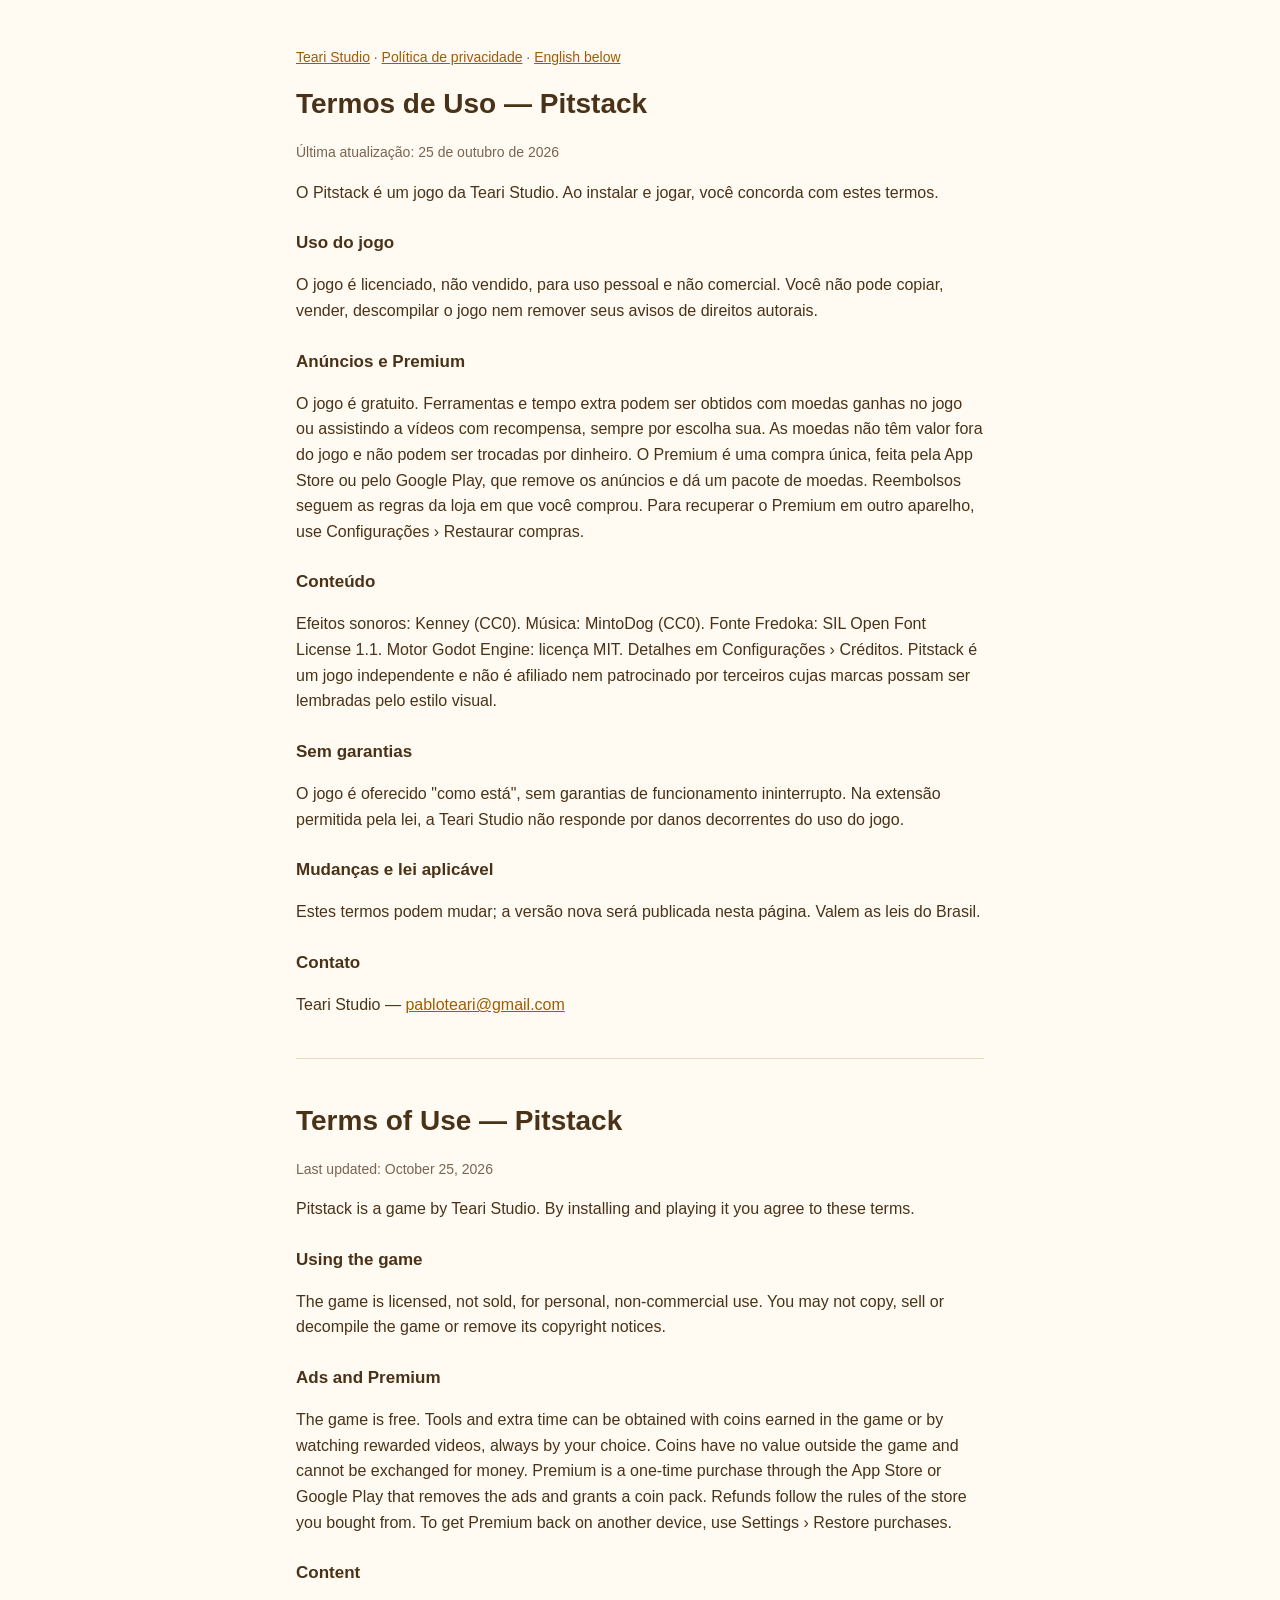
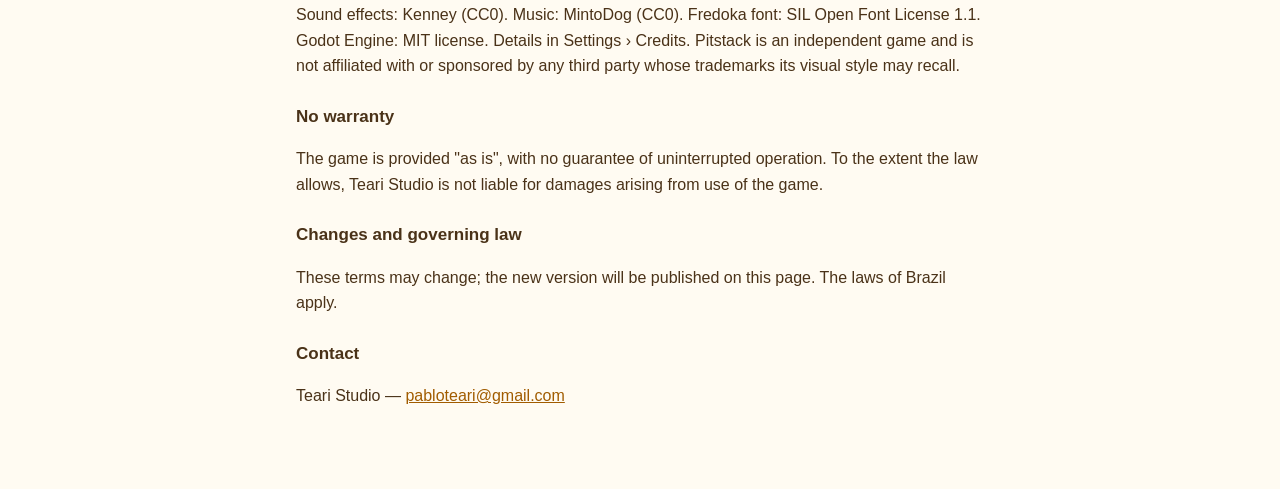
<file: pitstack/termos.html>
<!doctype html>
<html lang="pt-BR">
<head>
<meta charset="utf-8">
<meta name="viewport" content="width=device-width, initial-scale=1">
<title>Pitstack — Termos de uso</title>
<link rel="stylesheet" href="../style.css">
</head>
<body>
<main>
<p class="soft"><a href="../">Teari Studio</a> · <a href="privacidade.html">Política de privacidade</a> · <a href="#en">English below</a></p>

<h1>Termos de Uso — Pitstack</h1>
<p class="soft">Última atualização: 25 de outubro de 2026</p>

<p>O Pitstack é um jogo da Teari Studio. Ao instalar e jogar, você concorda com estes termos.</p>

<h3>Uso do jogo</h3>
<p>O jogo é licenciado, não vendido, para uso pessoal e não comercial. Você não pode copiar, vender, descompilar o jogo nem remover seus avisos de direitos autorais.</p>

<h3>Anúncios e Premium</h3>
<p>O jogo é gratuito. Ferramentas e tempo extra podem ser obtidos com moedas ganhas no jogo ou assistindo a vídeos com recompensa, sempre por escolha sua. As moedas não têm valor fora do jogo e não podem ser trocadas por dinheiro. O Premium é uma compra única, feita pela App Store ou pelo Google Play, que remove os anúncios e dá um pacote de moedas. Reembolsos seguem as regras da loja em que você comprou. Para recuperar o Premium em outro aparelho, use Configurações › Restaurar compras.</p>

<h3>Conteúdo</h3>
<p>Efeitos sonoros: Kenney (CC0). Música: MintoDog (CC0). Fonte Fredoka: SIL Open Font License 1.1. Motor Godot Engine: licença MIT. Detalhes em Configurações › Créditos. Pitstack é um jogo independente e não é afiliado nem patrocinado por terceiros cujas marcas possam ser lembradas pelo estilo visual.</p>

<h3>Sem garantias</h3>
<p>O jogo é oferecido "como está", sem garantias de funcionamento ininterrupto. Na extensão permitida pela lei, a Teari Studio não responde por danos decorrentes do uso do jogo.</p>

<h3>Mudanças e lei aplicável</h3>
<p>Estes termos podem mudar; a versão nova será publicada nesta página. Valem as leis do Brasil.</p>

<h3>Contato</h3>
<p>Teari Studio — <a href="mailto:pabloteari@gmail.com">pabloteari@gmail.com</a></p>

<hr id="en">

<h1>Terms of Use — Pitstack</h1>
<p class="soft">Last updated: October 25, 2026</p>

<p>Pitstack is a game by Teari Studio. By installing and playing it you agree to these terms.</p>

<h3>Using the game</h3>
<p>The game is licensed, not sold, for personal, non-commercial use. You may not copy, sell or decompile the game or remove its copyright notices.</p>

<h3>Ads and Premium</h3>
<p>The game is free. Tools and extra time can be obtained with coins earned in the game or by watching rewarded videos, always by your choice. Coins have no value outside the game and cannot be exchanged for money. Premium is a one-time purchase through the App Store or Google Play that removes the ads and grants a coin pack. Refunds follow the rules of the store you bought from. To get Premium back on another device, use Settings › Restore purchases.</p>

<h3>Content</h3>
<p>Sound effects: Kenney (CC0). Music: MintoDog (CC0). Fredoka font: SIL Open Font License 1.1. Godot Engine: MIT license. Details in Settings › Credits. Pitstack is an independent game and is not affiliated with or sponsored by any third party whose trademarks its visual style may recall.</p>

<h3>No warranty</h3>
<p>The game is provided "as is", with no guarantee of uninterrupted operation. To the extent the law allows, Teari Studio is not liable for damages arising from use of the game.</p>

<h3>Changes and governing law</h3>
<p>These terms may change; the new version will be published on this page. The laws of Brazil apply.</p>

<h3>Contact</h3>
<p>Teari Studio — <a href="mailto:pabloteari@gmail.com">pabloteari@gmail.com</a></p>
</main>
</body>
</html>
</file>
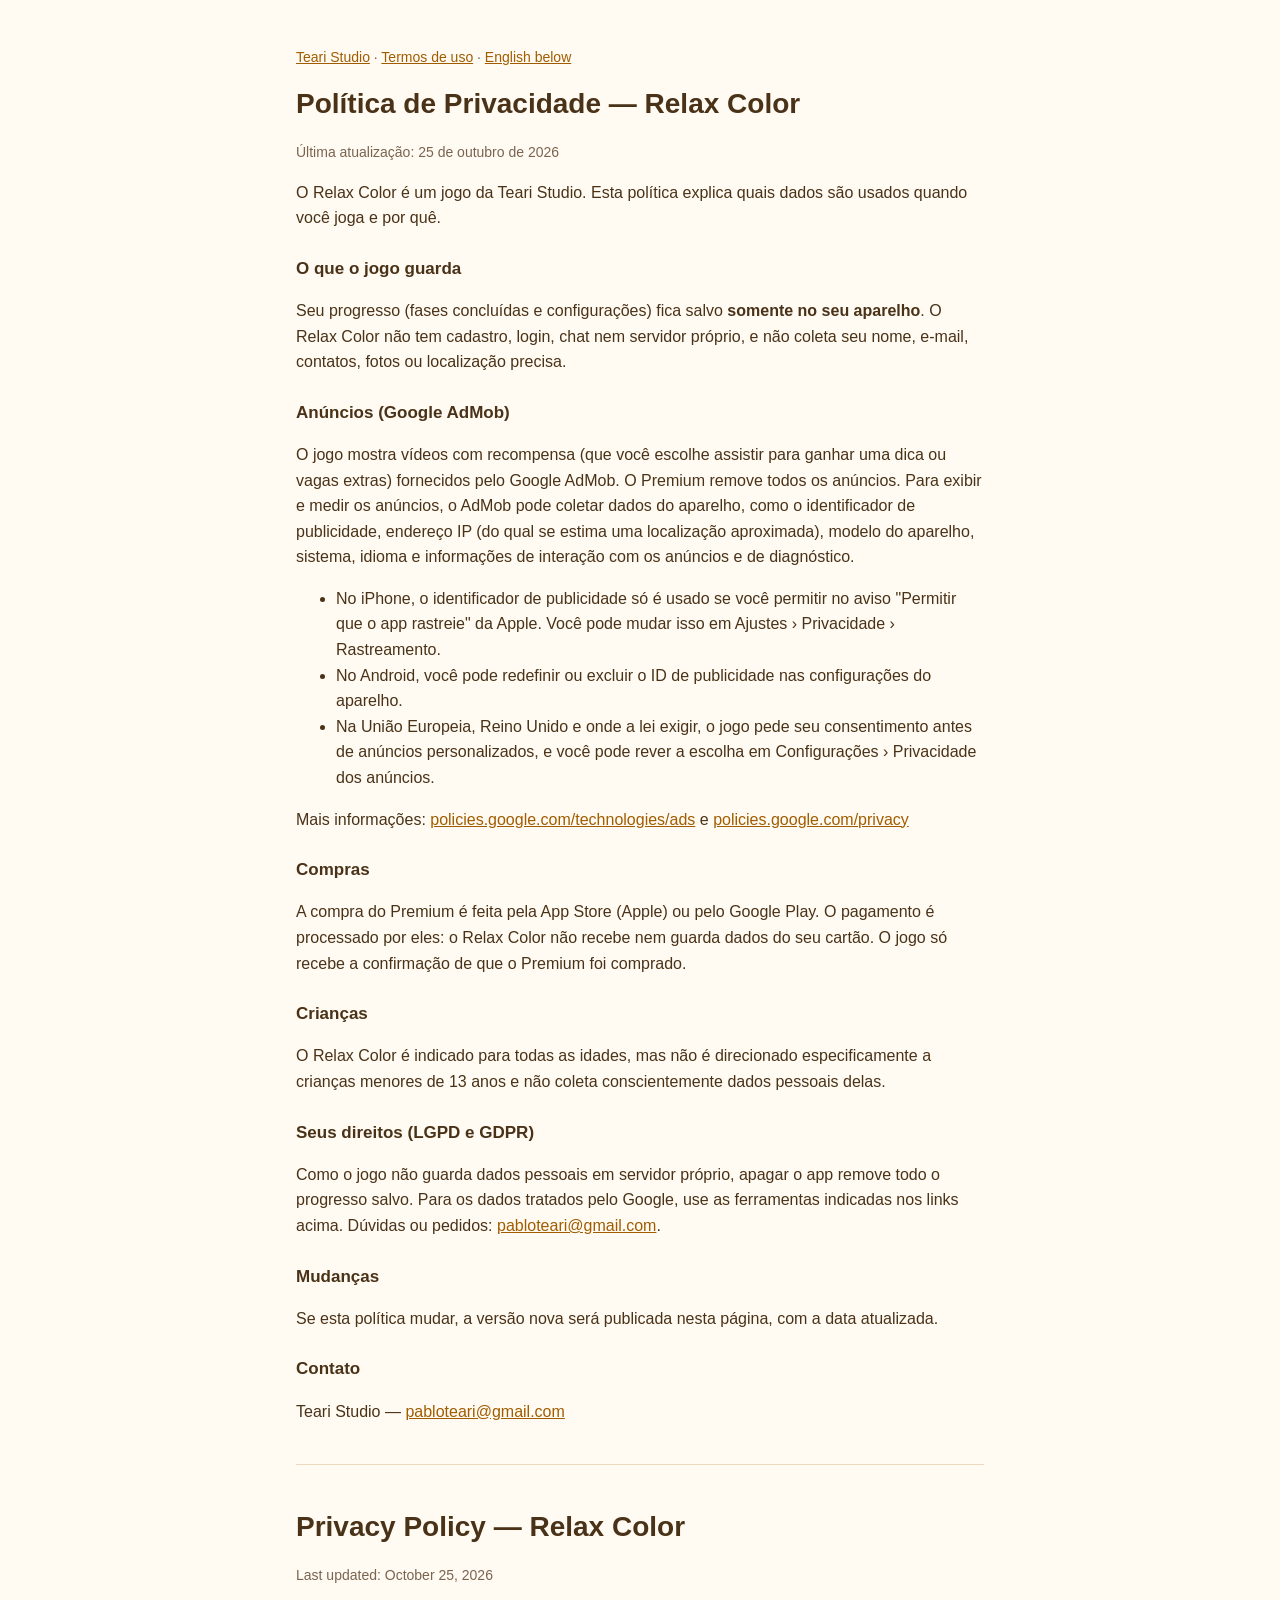
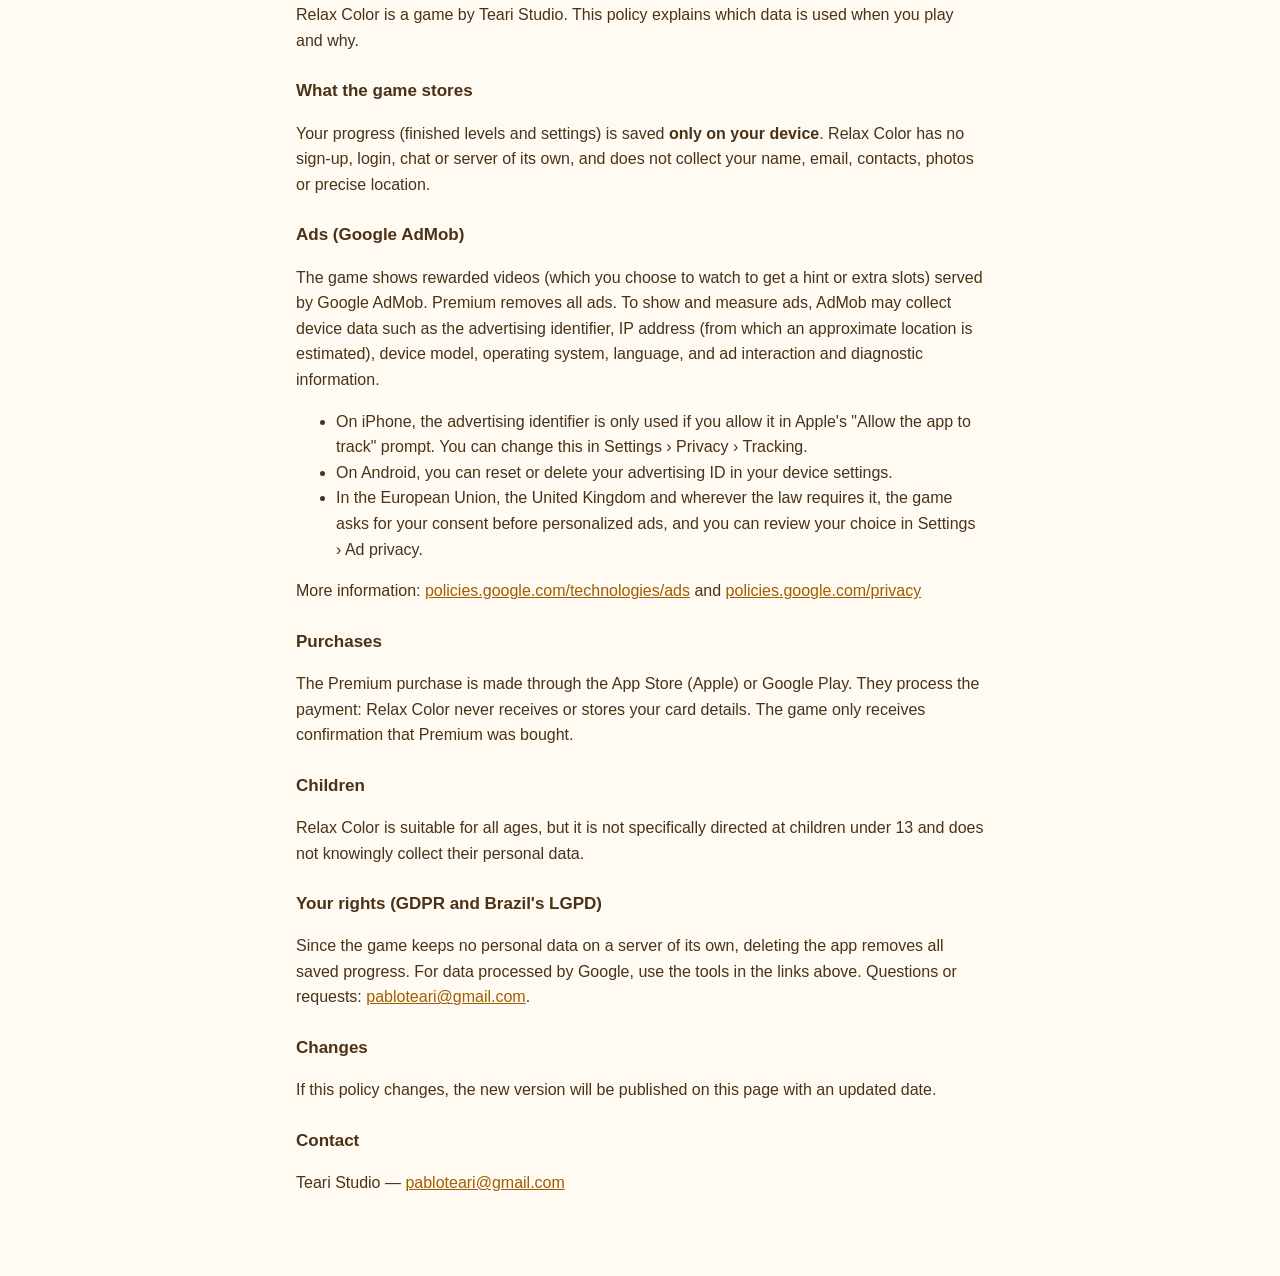
<file: relax-color/privacidade.html>
<!doctype html>
<html lang="pt-BR">
<head>
<meta charset="utf-8">
<meta name="viewport" content="width=device-width, initial-scale=1">
<title>Relax Color — Privacidade</title>
<link rel="stylesheet" href="../style.css">
</head>
<body>
<main>
<p class="soft"><a href="../">Teari Studio</a> · <a href="termos.html">Termos de uso</a> · <a href="#en">English below</a></p>

<h1>Política de Privacidade — Relax Color</h1>
<p class="soft">Última atualização: 25 de outubro de 2026</p>

<p>O Relax Color é um jogo da Teari Studio. Esta política explica quais dados são usados quando você joga e por quê.</p>

<h3>O que o jogo guarda</h3>
<p>Seu progresso (fases concluídas e configurações) fica salvo <strong>somente no seu aparelho</strong>. O Relax Color não tem cadastro, login, chat nem servidor próprio, e não coleta seu nome, e-mail, contatos, fotos ou localização precisa.</p>

<h3>Anúncios (Google AdMob)</h3>
<p>O jogo mostra vídeos com recompensa (que você escolhe assistir para ganhar uma dica ou vagas extras) fornecidos pelo Google AdMob. O Premium remove todos os anúncios. Para exibir e medir os anúncios, o AdMob pode coletar dados do aparelho, como o identificador de publicidade, endereço IP (do qual se estima uma localização aproximada), modelo do aparelho, sistema, idioma e informações de interação com os anúncios e de diagnóstico.</p>
<ul>
<li>No iPhone, o identificador de publicidade só é usado se você permitir no aviso "Permitir que o app rastreie" da Apple. Você pode mudar isso em Ajustes › Privacidade › Rastreamento.</li>
<li>No Android, você pode redefinir ou excluir o ID de publicidade nas configurações do aparelho.</li>
<li>Na União Europeia, Reino Unido e onde a lei exigir, o jogo pede seu consentimento antes de anúncios personalizados, e você pode rever a escolha em Configurações › Privacidade dos anúncios.</li>
</ul>
<p>Mais informações: <a href="https://policies.google.com/technologies/ads">policies.google.com/technologies/ads</a> e <a href="https://policies.google.com/privacy">policies.google.com/privacy</a></p>

<h3>Compras</h3>
<p>A compra do Premium é feita pela App Store (Apple) ou pelo Google Play. O pagamento é processado por eles: o Relax Color não recebe nem guarda dados do seu cartão. O jogo só recebe a confirmação de que o Premium foi comprado.</p>

<h3>Crianças</h3>
<p>O Relax Color é indicado para todas as idades, mas não é direcionado especificamente a crianças menores de 13 anos e não coleta conscientemente dados pessoais delas.</p>

<h3>Seus direitos (LGPD e GDPR)</h3>
<p>Como o jogo não guarda dados pessoais em servidor próprio, apagar o app remove todo o progresso salvo. Para os dados tratados pelo Google, use as ferramentas indicadas nos links acima. Dúvidas ou pedidos: <a href="mailto:pabloteari@gmail.com">pabloteari@gmail.com</a>.</p>

<h3>Mudanças</h3>
<p>Se esta política mudar, a versão nova será publicada nesta página, com a data atualizada.</p>

<h3>Contato</h3>
<p>Teari Studio — <a href="mailto:pabloteari@gmail.com">pabloteari@gmail.com</a></p>

<hr id="en">

<h1>Privacy Policy — Relax Color</h1>
<p class="soft">Last updated: October 25, 2026</p>

<p>Relax Color is a game by Teari Studio. This policy explains which data is used when you play and why.</p>

<h3>What the game stores</h3>
<p>Your progress (finished levels and settings) is saved <strong>only on your device</strong>. Relax Color has no sign-up, login, chat or server of its own, and does not collect your name, email, contacts, photos or precise location.</p>

<h3>Ads (Google AdMob)</h3>
<p>The game shows rewarded videos (which you choose to watch to get a hint or extra slots) served by Google AdMob. Premium removes all ads. To show and measure ads, AdMob may collect device data such as the advertising identifier, IP address (from which an approximate location is estimated), device model, operating system, language, and ad interaction and diagnostic information.</p>
<ul>
<li>On iPhone, the advertising identifier is only used if you allow it in Apple's "Allow the app to track" prompt. You can change this in Settings › Privacy › Tracking.</li>
<li>On Android, you can reset or delete your advertising ID in your device settings.</li>
<li>In the European Union, the United Kingdom and wherever the law requires it, the game asks for your consent before personalized ads, and you can review your choice in Settings › Ad privacy.</li>
</ul>
<p>More information: <a href="https://policies.google.com/technologies/ads">policies.google.com/technologies/ads</a> and <a href="https://policies.google.com/privacy">policies.google.com/privacy</a></p>

<h3>Purchases</h3>
<p>The Premium purchase is made through the App Store (Apple) or Google Play. They process the payment: Relax Color never receives or stores your card details. The game only receives confirmation that Premium was bought.</p>

<h3>Children</h3>
<p>Relax Color is suitable for all ages, but it is not specifically directed at children under 13 and does not knowingly collect their personal data.</p>

<h3>Your rights (GDPR and Brazil's LGPD)</h3>
<p>Since the game keeps no personal data on a server of its own, deleting the app removes all saved progress. For data processed by Google, use the tools in the links above. Questions or requests: <a href="mailto:pabloteari@gmail.com">pabloteari@gmail.com</a>.</p>

<h3>Changes</h3>
<p>If this policy changes, the new version will be published on this page with an updated date.</p>

<h3>Contact</h3>
<p>Teari Studio — <a href="mailto:pabloteari@gmail.com">pabloteari@gmail.com</a></p>
</main>
</body>
</html>
</file>
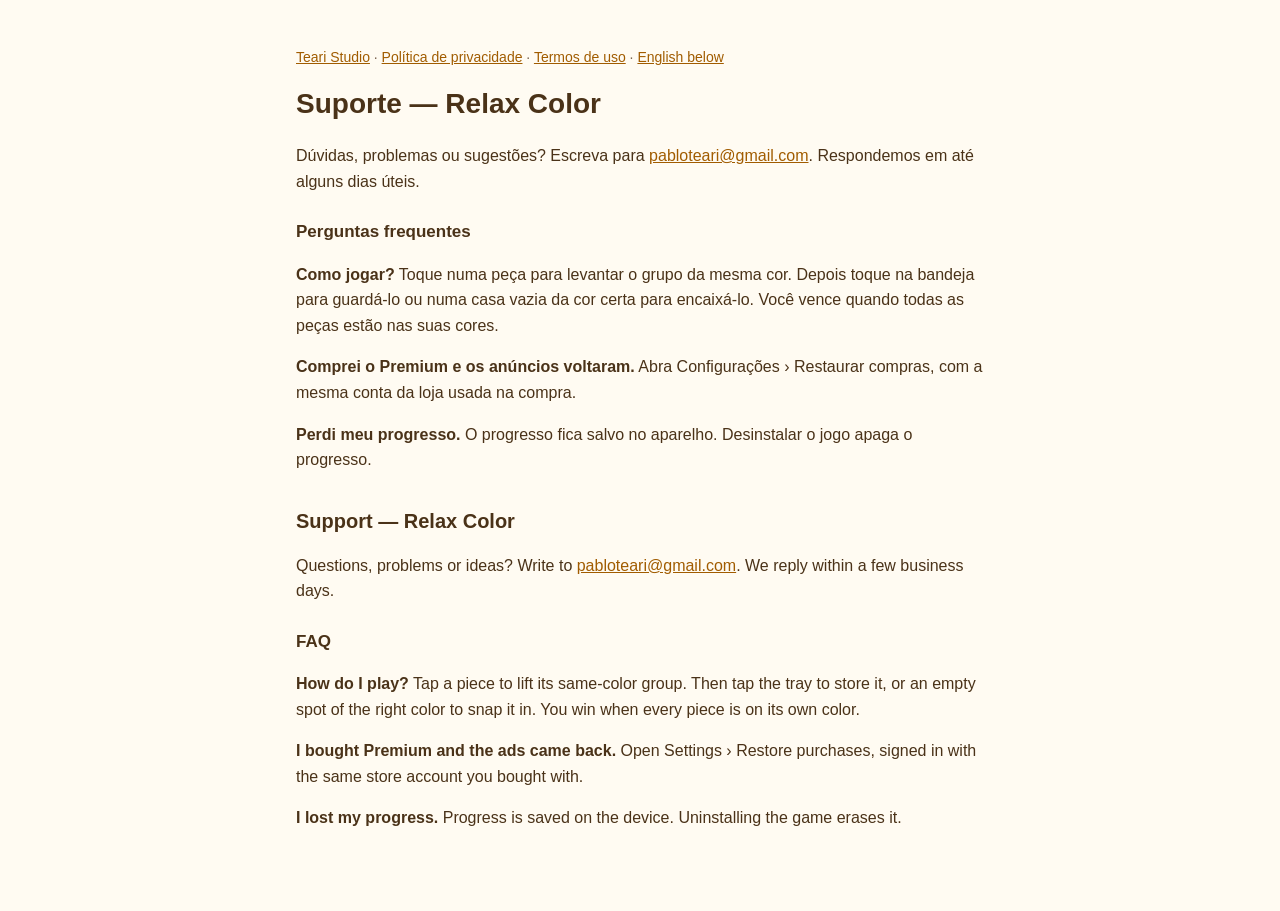
<file: relax-color/suporte.html>
<!doctype html>
<html lang="pt-BR">
<head>
<meta charset="utf-8">
<meta name="viewport" content="width=device-width, initial-scale=1">
<title>Relax Color — Suporte</title>
<link rel="stylesheet" href="../style.css">
</head>
<body>
<main>
<p class="soft"><a href="../">Teari Studio</a> · <a href="privacidade.html">Política de privacidade</a> · <a href="termos.html">Termos de uso</a> · <a href="#en">English below</a></p>

<h1>Suporte — Relax Color</h1>

<p>Dúvidas, problemas ou sugestões? Escreva para <a href="mailto:pabloteari@gmail.com">pabloteari@gmail.com</a>. Respondemos em até alguns dias úteis.</p>

<h3>Perguntas frequentes</h3>
<p><strong>Como jogar?</strong> Toque numa peça para levantar o grupo da mesma cor. Depois toque na bandeja para guardá-lo ou numa casa vazia da cor certa para encaixá-lo. Você vence quando todas as peças estão nas suas cores.</p>
<p><strong>Comprei o Premium e os anúncios voltaram.</strong> Abra Configurações › Restaurar compras, com a mesma conta da loja usada na compra.</p>
<p><strong>Perdi meu progresso.</strong> O progresso fica salvo no aparelho. Desinstalar o jogo apaga o progresso.</p>

<h2 id="en">Support — Relax Color</h2>

<p>Questions, problems or ideas? Write to <a href="mailto:pabloteari@gmail.com">pabloteari@gmail.com</a>. We reply within a few business days.</p>

<h3>FAQ</h3>
<p><strong>How do I play?</strong> Tap a piece to lift its same-color group. Then tap the tray to store it, or an empty spot of the right color to snap it in. You win when every piece is on its own color.</p>
<p><strong>I bought Premium and the ads came back.</strong> Open Settings › Restore purchases, signed in with the same store account you bought with.</p>
<p><strong>I lost my progress.</strong> Progress is saved on the device. Uninstalling the game erases it.</p>
</main>
</body>
</html>
</file>
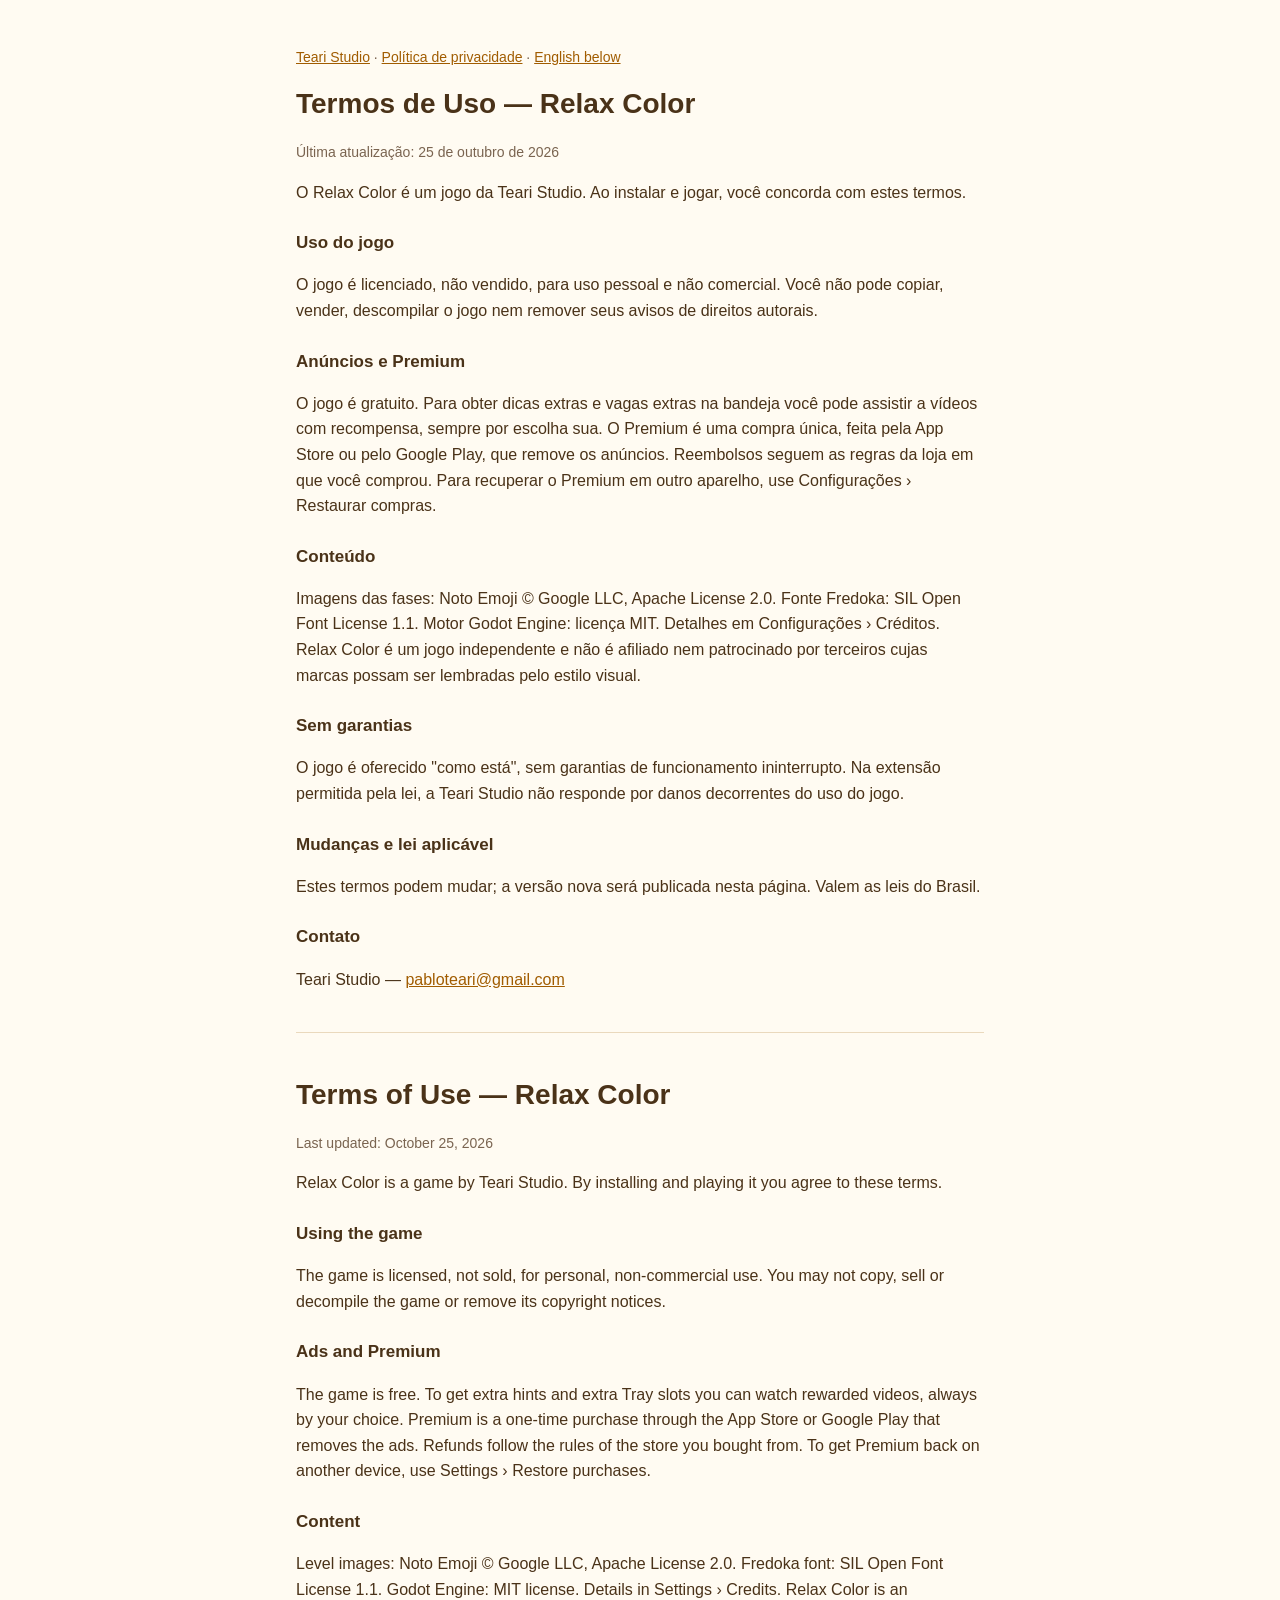
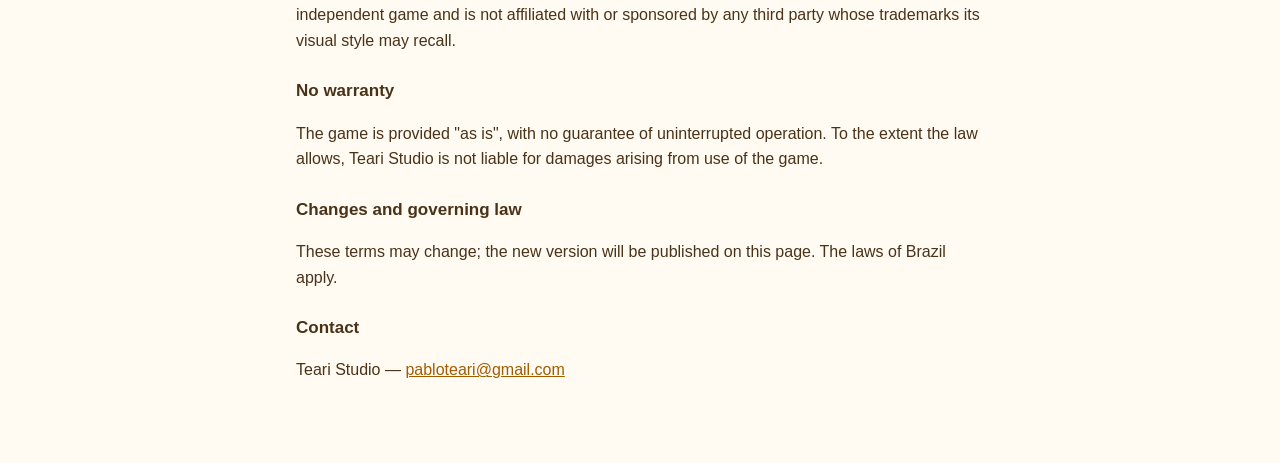
<file: relax-color/termos.html>
<!doctype html>
<html lang="pt-BR">
<head>
<meta charset="utf-8">
<meta name="viewport" content="width=device-width, initial-scale=1">
<title>Relax Color — Termos de uso</title>
<link rel="stylesheet" href="../style.css">
</head>
<body>
<main>
<p class="soft"><a href="../">Teari Studio</a> · <a href="privacidade.html">Política de privacidade</a> · <a href="#en">English below</a></p>

<h1>Termos de Uso — Relax Color</h1>
<p class="soft">Última atualização: 25 de outubro de 2026</p>

<p>O Relax Color é um jogo da Teari Studio. Ao instalar e jogar, você concorda com estes termos.</p>

<h3>Uso do jogo</h3>
<p>O jogo é licenciado, não vendido, para uso pessoal e não comercial. Você não pode copiar, vender, descompilar o jogo nem remover seus avisos de direitos autorais.</p>

<h3>Anúncios e Premium</h3>
<p>O jogo é gratuito. Para obter dicas extras e vagas extras na bandeja você pode assistir a vídeos com recompensa, sempre por escolha sua. O Premium é uma compra única, feita pela App Store ou pelo Google Play, que remove os anúncios. Reembolsos seguem as regras da loja em que você comprou. Para recuperar o Premium em outro aparelho, use Configurações › Restaurar compras.</p>

<h3>Conteúdo</h3>
<p>Imagens das fases: Noto Emoji © Google LLC, Apache License 2.0. Fonte Fredoka: SIL Open Font License 1.1. Motor Godot Engine: licença MIT. Detalhes em Configurações › Créditos. Relax Color é um jogo independente e não é afiliado nem patrocinado por terceiros cujas marcas possam ser lembradas pelo estilo visual.</p>

<h3>Sem garantias</h3>
<p>O jogo é oferecido "como está", sem garantias de funcionamento ininterrupto. Na extensão permitida pela lei, a Teari Studio não responde por danos decorrentes do uso do jogo.</p>

<h3>Mudanças e lei aplicável</h3>
<p>Estes termos podem mudar; a versão nova será publicada nesta página. Valem as leis do Brasil.</p>

<h3>Contato</h3>
<p>Teari Studio — <a href="mailto:pabloteari@gmail.com">pabloteari@gmail.com</a></p>

<hr id="en">

<h1>Terms of Use — Relax Color</h1>
<p class="soft">Last updated: October 25, 2026</p>

<p>Relax Color is a game by Teari Studio. By installing and playing it you agree to these terms.</p>

<h3>Using the game</h3>
<p>The game is licensed, not sold, for personal, non-commercial use. You may not copy, sell or decompile the game or remove its copyright notices.</p>

<h3>Ads and Premium</h3>
<p>The game is free. To get extra hints and extra Tray slots you can watch rewarded videos, always by your choice. Premium is a one-time purchase through the App Store or Google Play that removes the ads. Refunds follow the rules of the store you bought from. To get Premium back on another device, use Settings › Restore purchases.</p>

<h3>Content</h3>
<p>Level images: Noto Emoji © Google LLC, Apache License 2.0. Fredoka font: SIL Open Font License 1.1. Godot Engine: MIT license. Details in Settings › Credits. Relax Color is an independent game and is not affiliated with or sponsored by any third party whose trademarks its visual style may recall.</p>

<h3>No warranty</h3>
<p>The game is provided "as is", with no guarantee of uninterrupted operation. To the extent the law allows, Teari Studio is not liable for damages arising from use of the game.</p>

<h3>Changes and governing law</h3>
<p>These terms may change; the new version will be published on this page. The laws of Brazil apply.</p>

<h3>Contact</h3>
<p>Teari Studio — <a href="mailto:pabloteari@gmail.com">pabloteari@gmail.com</a></p>
</main>
</body>
</html>
</file>
<file: style.css>
:root { --bg: #fffbf2; --ink: #4a3218; --soft: #7a6450; --accent: #e8a21a; }
* { box-sizing: border-box; }
body { margin: 0; background: var(--bg); color: var(--ink); font: 16px/1.6 -apple-system, BlinkMacSystemFont, "Segoe UI", Roboto, sans-serif; }
main { max-width: 720px; margin: 0 auto; padding: 32px 16px 64px; }
h1 { font-size: 28px; margin: 0 0 4px; }
h2 { font-size: 20px; margin: 32px 0 8px; }
h3 { font-size: 17px; margin: 24px 0 4px; }
p, li { color: var(--ink); }
.soft { color: var(--soft); font-size: 14px; }
a { color: #a15c00; }
hr { border: 0; border-top: 1px solid #ead9bd; margin: 40px 0; }
.card { background: #fff; border-radius: 16px; padding: 20px; box-shadow: 0 2px 8px rgba(74,50,24,.08); margin: 16px 0; }
</file>
